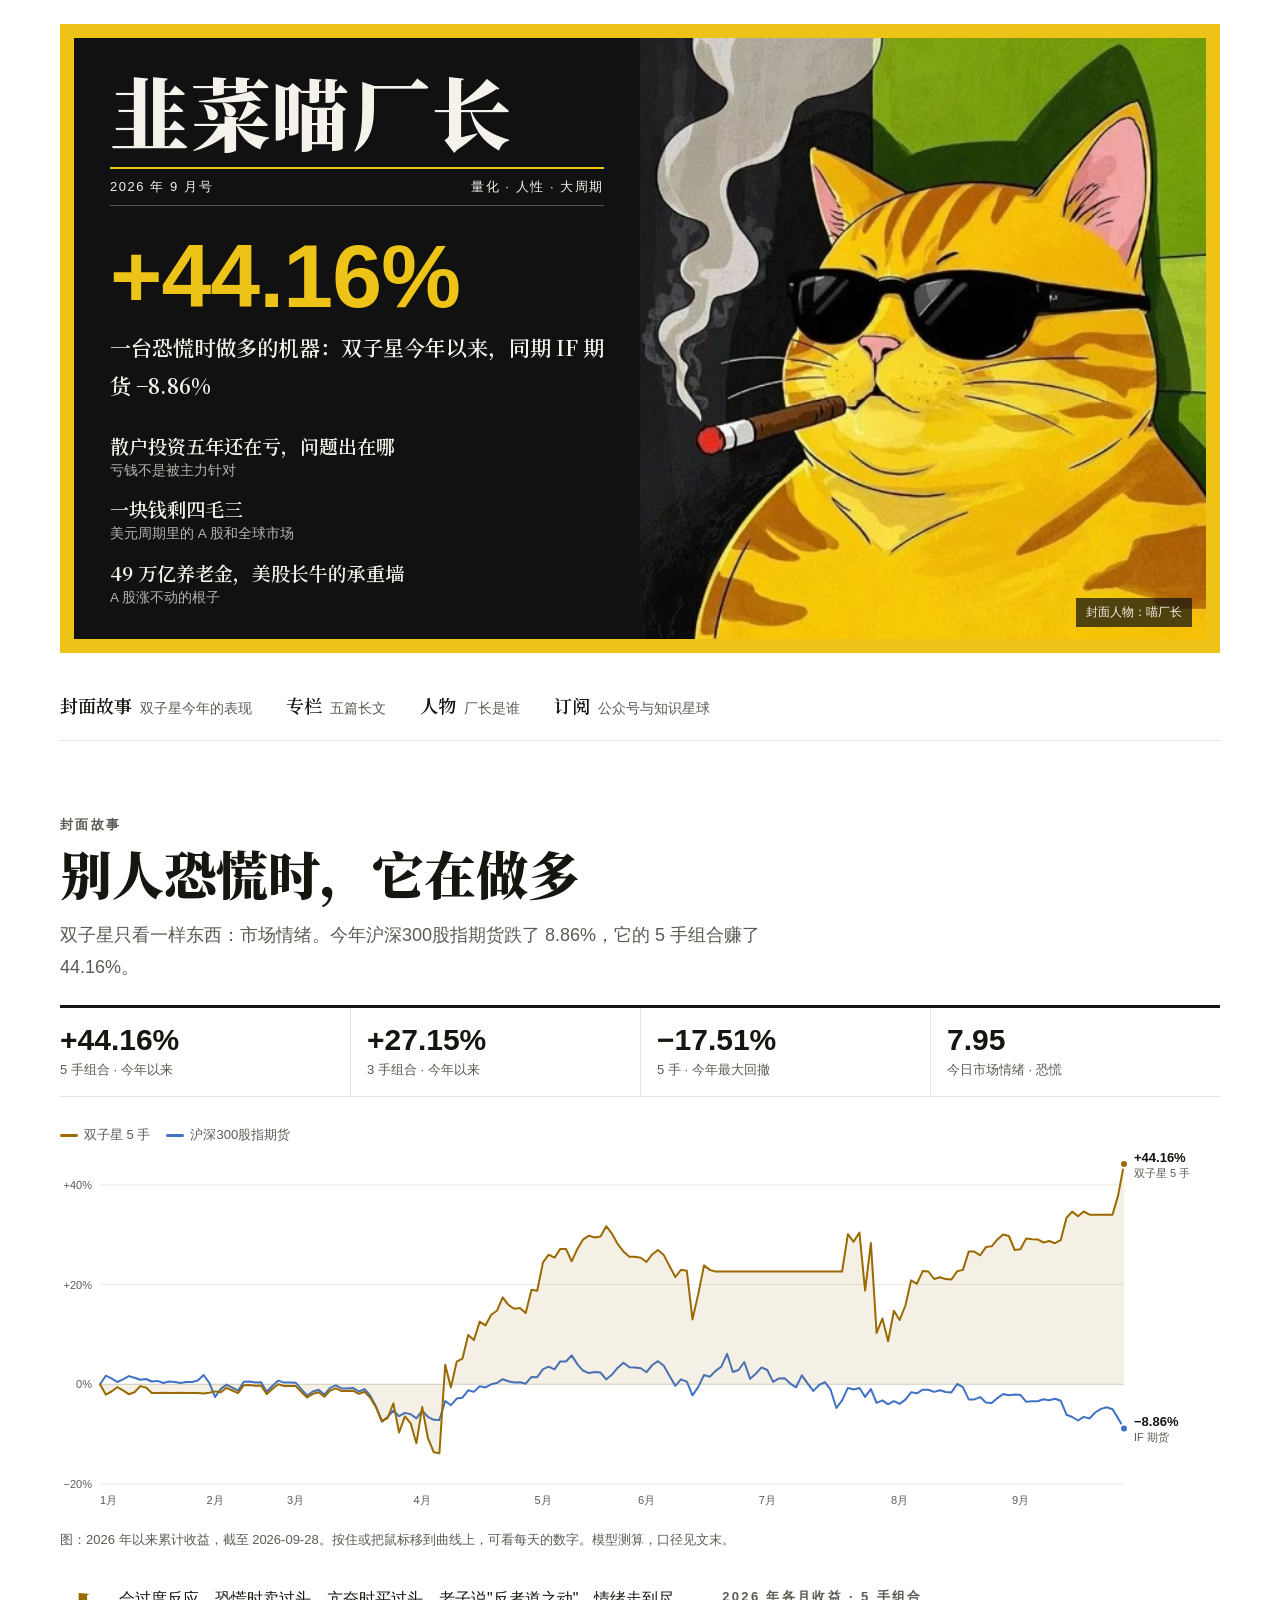
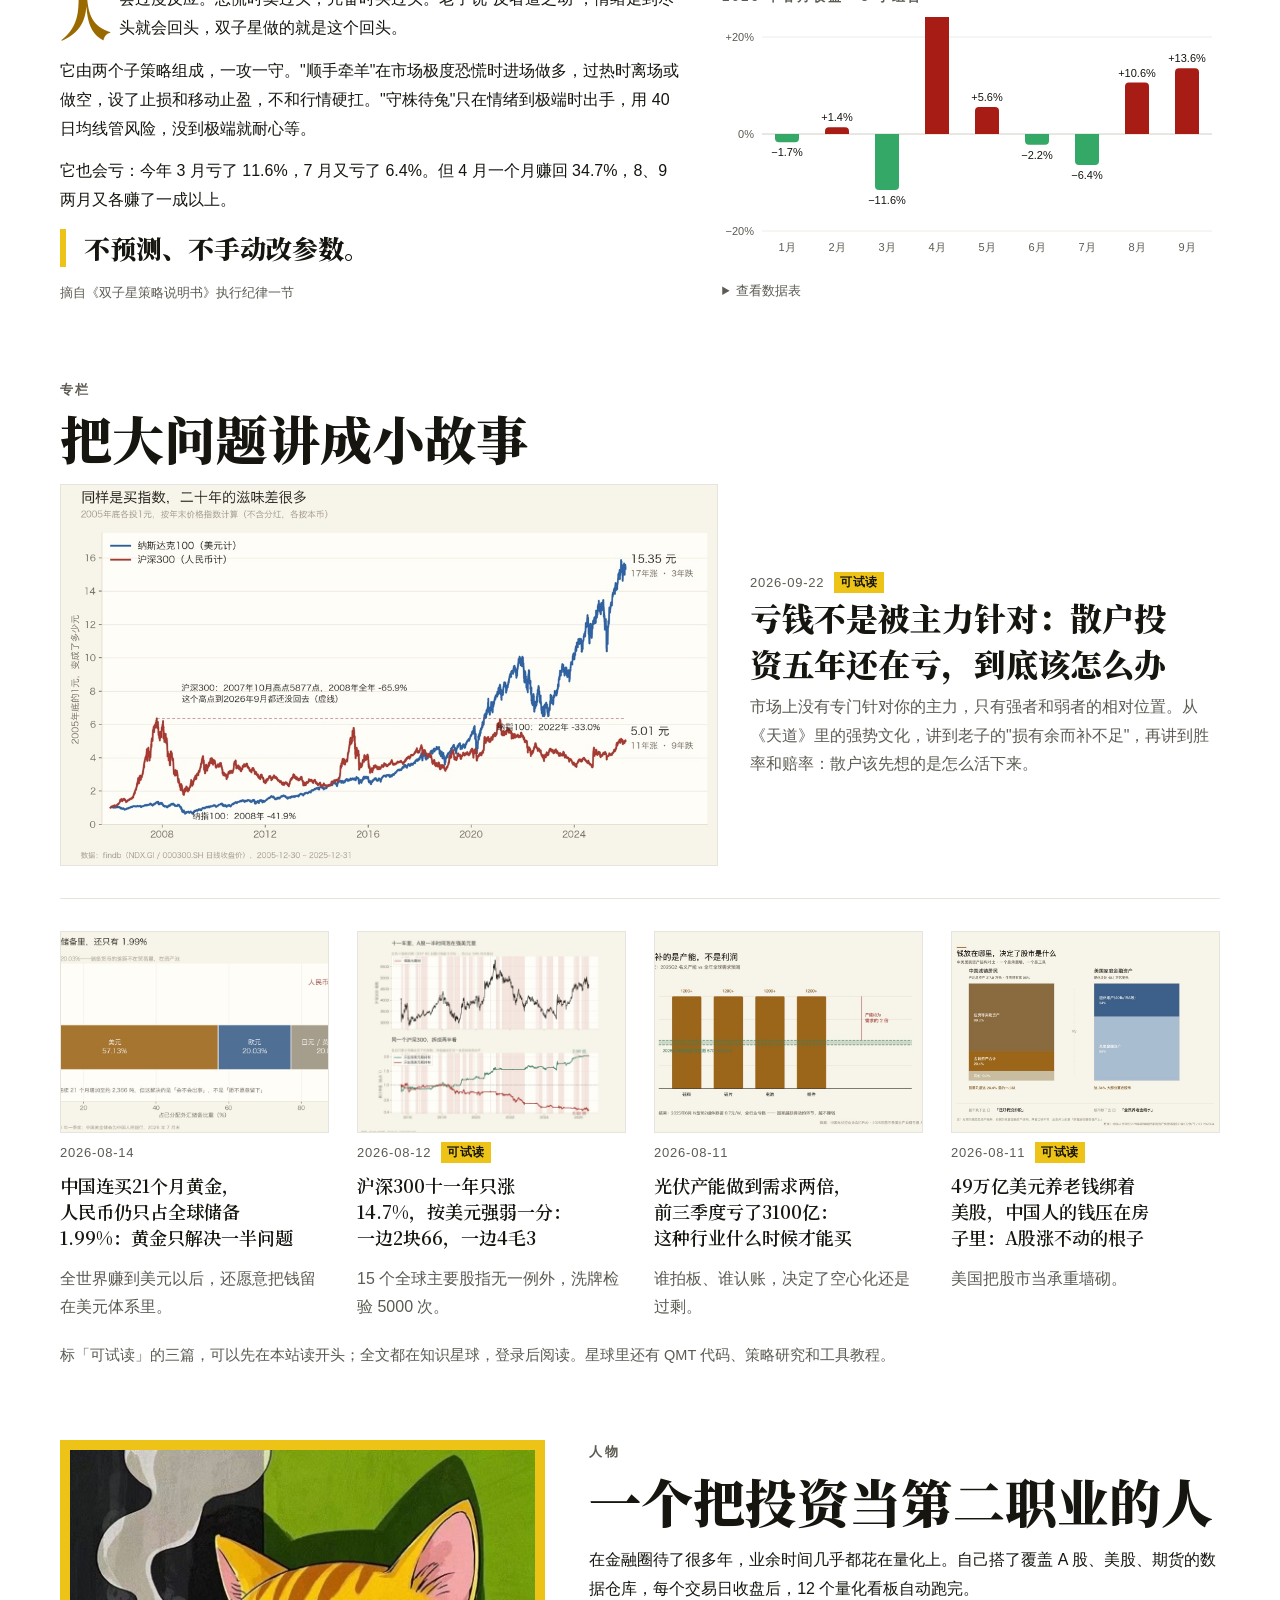
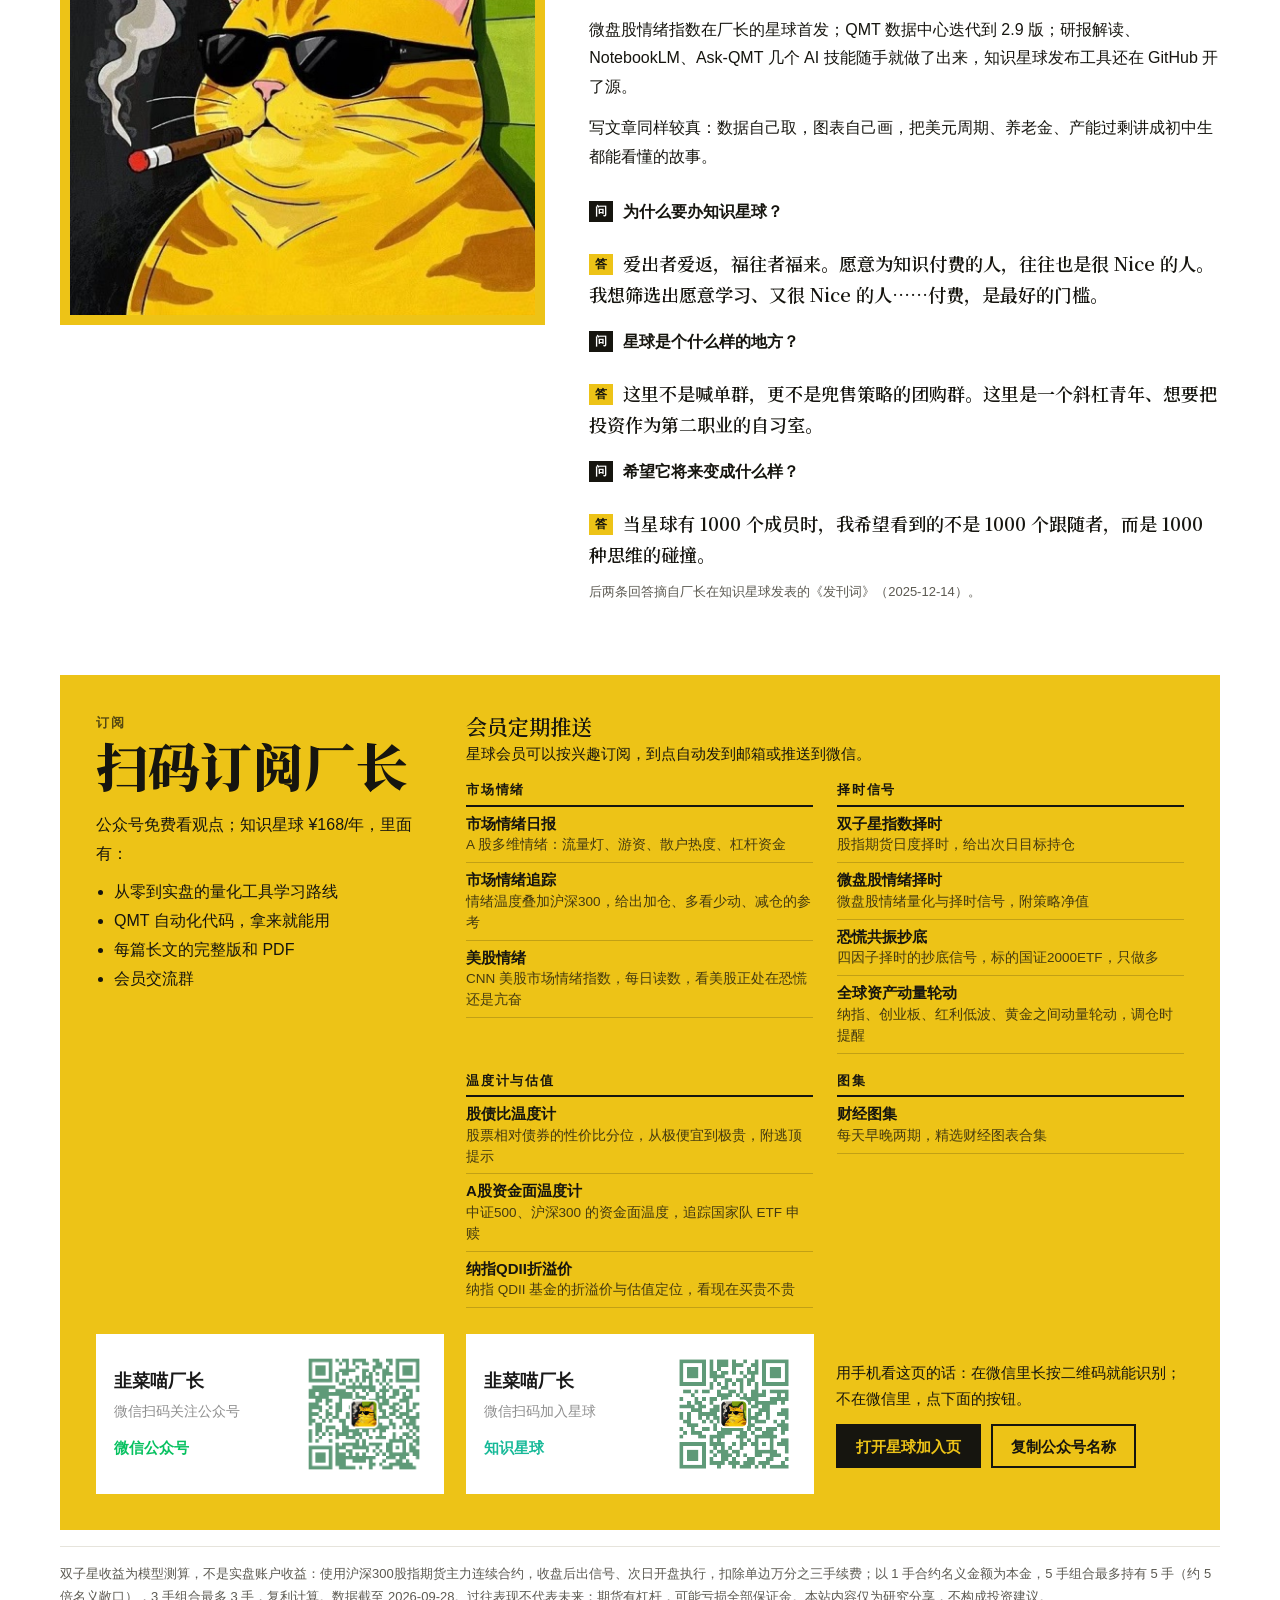
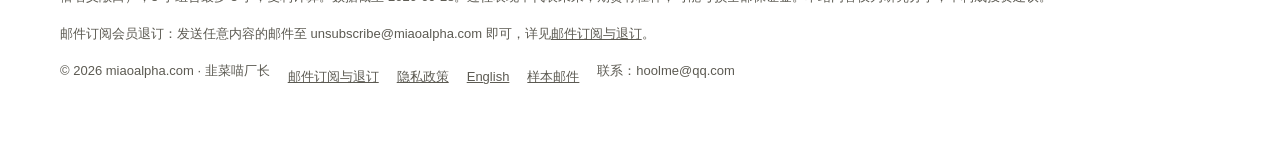
<file: index.html>
<!doctype html>
<html lang="zh-CN">
<head>
<meta charset="utf-8">
<meta name="viewport" content="width=device-width, initial-scale=1, viewport-fit=cover">
<meta http-equiv="Cache-Control" content="no-transform">
<meta name="applicable-device" content="pc,mobile">
<title>韭菜喵厂长 · 量化研究与金融科普 | MiaoAlpha</title>
<meta name="description" content="韭菜喵厂长：金融科普作者、量化研究者。双子星股指期货择时模型 2026 年以来的表现，以及美元周期、黄金、光伏、养老金与散户投资的长文。关注公众号「韭菜喵厂长」，加入同名知识星球。">
<meta name="keywords" content="韭菜喵厂长,喵厂长,双子星,市场情绪,量化投资,股指期货择时,知识星球,金融科普,美元周期,QMT">
<link rel="canonical" href="https://miaoalpha.com/">
<meta property="og:type" content="website">
<meta property="og:site_name" content="韭菜喵厂长 MiaoAlpha">
<meta property="og:title" content="韭菜喵厂长 · 量化研究与金融科普">
<meta property="og:description" content="双子星今年以来的表现、五篇深度长文、公众号与知识星球入口。">
<meta property="og:url" content="https://miaoalpha.com/">
<meta property="og:image" content="https://miaoalpha.com/assets/avatar.jpg">
<meta property="og:locale" content="zh_CN">
<meta name="twitter:card" content="summary">
<link rel="icon" type="image/png" sizes="32x32" href="assets/favicon-32.png">
<link rel="apple-touch-icon" href="assets/apple-touch-icon.png">
<link rel="stylesheet" href="assets/site.css">
<script type="application/ld+json">
{
  "@context": "https://schema.org",
  "@graph": [
    {
      "@type": "Person",
      "@id": "https://miaoalpha.com/#author",
      "name": "韭菜喵厂长",
      "alternateName": ["喵厂长", "MiaoAlpha"],
      "url": "https://miaoalpha.com/",
      "image": "https://miaoalpha.com/assets/avatar.jpg",
      "description": "金融科普作者、量化研究者，知识星球「韭菜喵厂长」主理人。作品有双子星股指期货择时模型、微盘股情绪指数、12 个量化数据看板。",
      "knowsAbout": ["量化投资", "股指期货择时", "市场情绪", "美元周期", "QMT 自动化交易", "金融科普"],
      "sameAs": ["https://t.zsxq.com/zYhmX", "https://github.com/hoolme"]
    },
    {
      "@type": "WebSite",
      "@id": "https://miaoalpha.com/#site",
      "url": "https://miaoalpha.com/",
      "name": "韭菜喵厂长 MiaoAlpha",
      "inLanguage": "zh-CN",
      "publisher": { "@id": "https://miaoalpha.com/#author" }
    },
    {
      "@type": "ItemList",
      "name": "韭菜喵厂长的长文",
      "itemListElement": [
        { "@type": "ListItem", "position": 1, "item": { "@type": "Article", "headline": "亏钱不是被主力针对：散户投资五年还在亏，到底该怎么办", "datePublished": "2026-09-22", "url": "https://miaoalpha.com/articles/retail-five-years/", "author": { "@id": "https://miaoalpha.com/#author" } } },
        { "@type": "ListItem", "position": 2, "item": { "@type": "Article", "headline": "中国连买21个月黄金，人民币仍只占全球储备1.99%：黄金只解决一半问题", "datePublished": "2026-08-14", "url": "https://articles.zsxq.com/id_475155ttqdq7.html", "author": { "@id": "https://miaoalpha.com/#author" } } },
        { "@type": "ListItem", "position": 3, "item": { "@type": "Article", "headline": "沪深300十一年只涨14.7%，按美元强弱一分：一边2块66，一边4毛3", "datePublished": "2026-08-12", "url": "https://miaoalpha.com/articles/dollar-cycle-hs300/", "author": { "@id": "https://miaoalpha.com/#author" } } },
        { "@type": "ListItem", "position": 4, "item": { "@type": "Article", "headline": "光伏产能做到需求两倍，前三季度亏了3100亿：这种行业什么时候才能买", "datePublished": "2026-08-11", "url": "https://articles.zsxq.com/id_ca6s3fimxzms.html", "author": { "@id": "https://miaoalpha.com/#author" } } },
        { "@type": "ListItem", "position": 5, "item": { "@type": "Article", "headline": "49万亿美元养老钱绑着美股，中国人的钱压在房子里：A股涨不动的根子", "datePublished": "2026-08-11", "url": "https://miaoalpha.com/articles/pension-load-bearing-wall/", "author": { "@id": "https://miaoalpha.com/#author" } } }
      ]
    }
  ]
}
</script>
<style>
.wrap { max-width: 1160px; margin: 0 auto; display: grid; gap: 72px; }
.dek { font-size: 18px; color: var(--muted); max-width: 40em; }

/* 封面 */
.cover { border: 14px solid var(--yellow); display: grid; grid-template-columns: minmax(0, 1fr) minmax(0, 1fr); background: #111; color: #f4f2ea; overflow: hidden; }
.cover .text { padding: 34px 36px 30px; display: grid; align-content: space-between; gap: 26px; }
.mast { font-family: var(--serif); font-weight: 900; font-size: clamp(40px, 6.2vw, 88px); line-height: 1; letter-spacing: .02em; margin: 0; white-space: nowrap; }
.issue { display: flex; justify-content: space-between; gap: 12px; border-top: 2px solid var(--yellow); border-bottom: 1px solid rgba(244, 242, 234, .3); padding: 6px 0; font-size: 13px; letter-spacing: .12em; margin-top: 16px; }
.lead-num { font-weight: 700; font-size: clamp(52px, 7vw, 92px); line-height: 1; color: var(--yellow); letter-spacing: -.01em; }
.lead-cap { font-family: var(--serif); font-size: 21px; font-weight: 600; margin-top: 8px; }
.lines { display: grid; gap: 12px; }
.lines a { text-decoration: none; display: block; font-family: var(--serif); font-size: 19px; font-weight: 600; line-height: 1.4; padding-block: 2px; }
.lines a small { display: block; font-family: var(--sans); font-weight: 400; font-size: 13.5px; opacity: .72; margin-top: 2px; }
.lines a:hover { color: var(--yellow); }
.cover .photo { position: relative; min-height: 460px; margin: 0; }
.cover .photo img { position: absolute; inset: 0; width: 100%; height: 100%; object-fit: cover; animation: settle 1.4s cubic-bezier(.2, .7, .2, 1) both; }
@keyframes settle { from { transform: scale(1.05); } to { transform: none; } }
.cover .photo figcaption { position: absolute; right: 14px; bottom: 12px; font-size: 12px; background: rgba(17, 17, 17, .72); padding: 4px 10px; }

.toc { display: flex; flex-wrap: wrap; gap: 6px 34px; border-bottom: 1px solid var(--rule); padding-bottom: 14px; margin-top: -40px; }
.toc a { text-decoration: none; font-family: var(--serif); font-weight: 600; font-size: 18px; padding-block: 4px; }
.toc span { color: var(--muted); font-size: 14px; margin-left: 8px; font-family: var(--sans); font-weight: 400; }

/* 封面故事 */
.strip { display: grid; grid-template-columns: repeat(4, minmax(0, 1fr)); border-top: 3px solid var(--ink); border-bottom: 1px solid var(--rule); margin: 22px 0 26px; }
.strip > div { padding: 14px 16px 14px 0; }
.strip > div + div { padding-left: 16px; border-left: 1px solid var(--rule); }
.strip .v { font-size: 30px; font-weight: 700; line-height: 1.2; }
.strip .k { font-size: 13px; color: var(--muted); }
.legend { display: flex; flex-wrap: wrap; gap: 4px 16px; font-size: 13px; color: var(--muted); margin-bottom: 4px; }
.legend i { display: inline-block; width: 18px; height: 3px; border-radius: 2px; vertical-align: middle; margin-right: 6px; }
.chartbox { position: relative; }
.mc-tip { position: absolute; z-index: 5; pointer-events: none; background: var(--ink); color: var(--bg); padding: 8px 12px; font-size: 13px; line-height: 1.55; min-width: 180px; }
.mc-tip b { display: block; font-size: 12px; opacity: .75; font-weight: 500; }
.mc-tip span { display: flex; align-items: center; gap: 6px; }
.mc-tip i { width: 8px; height: 8px; border-radius: 50%; display: inline-block; }
.mc-tip em { font-style: normal; font-weight: 700; margin-left: auto; padding-left: 12px; font-variant-numeric: tabular-nums; }
.cap { font-size: 13px; color: var(--muted); margin-top: 8px; }
.story { display: grid; grid-template-columns: minmax(0, 1.25fr) minmax(0, 1fr); gap: 40px; margin-top: 34px; align-items: start; }
.story .cols p + p { margin-top: 14px; }
.story .cols p:first-child::first-letter { font-family: var(--serif); font-weight: 900; font-size: 3.2em; float: left; line-height: .9; margin: 6px 8px 0 0; color: var(--c-strat); }
.pull { font-family: var(--serif); font-weight: 900; font-size: 26px; line-height: 1.45; border-left: 6px solid var(--yellow); padding-left: 18px; margin: 26px 0 0; }
details { margin-top: 8px; font-size: 13px; color: var(--muted); }
summary { cursor: pointer; padding-block: 4px; }
.mc-table { border-collapse: collapse; margin-top: 8px; font-variant-numeric: tabular-nums; }
.mc-table th, .mc-table td { padding: 4px 16px 4px 0; text-align: left; border-bottom: 1px solid var(--rule); }

/* 专栏 */
.feature { display: grid; grid-template-columns: minmax(0, 1.4fr) minmax(0, 1fr); gap: 32px; align-items: center; text-decoration: none; padding-bottom: 32px; border-bottom: 1px solid var(--rule); }
.feature img, .col img { width: 100%; height: auto; display: block; background: #fff; border: 1px solid var(--rule); }
.feature h3 { font-size: clamp(22px, 2.8vw, 32px); font-weight: 900; }
.feature p, .col p { color: var(--muted); }
time { font-size: 13px; color: var(--muted); letter-spacing: .06em; font-variant-numeric: tabular-nums; }
.cols4 { display: grid; grid-template-columns: repeat(4, minmax(0, 1fr)); gap: 28px; margin-top: 32px; }
.col { text-decoration: none; display: grid; gap: 8px; align-content: start; }
.col img { aspect-ratio: 4 / 3; object-fit: cover; object-position: top; }
.col h3 { font-size: 18px; }
.feature:hover h3, .col:hover h3 { text-decoration: underline; text-decoration-color: var(--yellow); text-decoration-thickness: 3px; text-underline-offset: 4px; }
.more-note { margin-top: 20px; color: var(--muted); font-size: 14.5px; }
.meta { display: flex; align-items: center; gap: 10px; }
.try { font-size: 12px; font-weight: 700; line-height: 1.7; padding: 0 6px; background: var(--yellow); color: var(--on-yellow); letter-spacing: .04em; }

/* 人物 */
.people { display: grid; grid-template-columns: minmax(0, 1fr) minmax(0, 1.3fr); gap: 44px; align-items: start; }
.portrait img { width: 100%; height: auto; display: block; border: 10px solid var(--yellow); }
.bio p + p { margin-top: 12px; }
.qa { margin: 26px 0 0; display: grid; gap: 18px; }
.qa dt { font-weight: 700; }
.qa dt::before { content: "问"; display: inline-block; background: var(--ink); color: var(--bg); font-size: 12px; padding: 0 6px; margin-right: 10px; vertical-align: 2px; }
.qa dd { margin: 4px 0 0; font-family: var(--serif); font-weight: 600; font-size: 18px; line-height: 1.7; text-wrap: pretty; }
.qa dd::before { content: "答"; display: inline-block; background: var(--yellow); color: var(--on-yellow); font-family: var(--sans); font-size: 12px; padding: 0 6px; margin-right: 10px; vertical-align: 3px; }
.src { font-size: 13px; color: var(--muted); margin-top: 10px; }

/* 订阅 */
.sub { background: var(--yellow); color: var(--on-yellow); padding: 36px; display: grid; grid-template-columns: repeat(3, minmax(0, 1fr)); gap: 26px 22px; align-items: start; }
.sub h2 { margin-top: 0; }
.sub ul { margin: 10px 0 0; padding-left: 18px; }
.sub .kicker { color: rgba(22, 21, 15, .7); }
.feeds { grid-column: 2 / -1; }
.feeds h3 { margin: 0; }
.feeds > p { font-size: 14.5px; margin-bottom: 12px; }
.feed-groups { display: grid; grid-template-columns: repeat(2, minmax(0, 1fr)); gap: 16px 24px; }
.fg { font-size: 12.5px; font-weight: 700; letter-spacing: .14em; border-bottom: 2px solid var(--on-yellow); padding-bottom: 3px; }
.sub .feeds ul { margin: 0; padding: 0; list-style: none; }
.feeds li { padding: 6px 0; border-bottom: 1px solid rgba(22, 21, 15, .2); }
.feeds li b { display: block; font-size: 15px; line-height: 1.5; }
.feeds li span { display: block; font-size: 13.5px; line-height: 1.55; color: rgba(22, 21, 15, .78); }
.sub .qr-card, .howto { align-self: center; }
.qr-card { scroll-margin-top: 16px; }
.howto { display: grid; gap: 12px; }
.howto p { font-size: 14.5px; }
.howto .acts { display: flex; flex-wrap: wrap; gap: 10px; }
.howto a, .howto button { display: inline-flex; align-items: center; justify-content: center; min-height: 44px; padding: 0 18px; font: inherit; font-size: 15px; font-weight: 700; text-decoration: none; cursor: pointer; border: 2px solid var(--on-yellow); color: var(--on-yellow); background: transparent; }
.howto a.primary { background: var(--on-yellow); color: var(--yellow); }
.howto .copied { font-size: 13.5px; align-self: center; }

.home-footer { margin-top: -56px; display: grid; gap: 14px; }

@media (max-width: 960px) {
  .cover { grid-template-columns: minmax(0, 1fr); }
  .cover .photo { min-height: 360px; order: -1; }
  .story, .people, .feature { grid-template-columns: minmax(0, 1fr); }
  .cols4 { grid-template-columns: repeat(2, minmax(0, 1fr)); }
  .sub { grid-template-columns: minmax(0, 1fr) minmax(0, 1fr); }
  .sub-head, .feeds, .howto { grid-column: 1 / -1; }
  .strip { grid-template-columns: repeat(2, minmax(0, 1fr)); }
  .strip > div:nth-child(3) { padding-left: 0; border-left: 0; }
  .strip > div:nth-child(n+3) { border-top: 1px solid var(--rule); }
}
@media (max-width: 600px) {
  body { padding-block-start: 12px; }
  .wrap { gap: 56px; }
  .cover { border-width: 8px; }
  .cover .photo { min-height: 0; height: 210px; }
  .cover .photo img { object-position: center 30%; }
  .cover .text { padding: 18px 18px 22px; gap: 18px; }
  .issue { margin-top: 10px; font-size: 12px; letter-spacing: .06em; }
  .lead-cap { font-size: 17px; }
  .lines { gap: 8px; }
  .lines a { font-size: 16px; }
  .lines a small { display: none; }
  .toc { margin-top: -32px; gap: 2px 20px; }
  .toc a { font-size: 16px; }
  .toc span { display: none; }
  .dek { font-size: 16px; }
  .strip .v { font-size: 24px; }
  .story { gap: 28px; margin-top: 24px; }
  .pull { font-size: 21px; }
  .feature { gap: 14px; padding-bottom: 22px; }
  .cols4 { grid-template-columns: minmax(0, 1fr); gap: 18px; margin-top: 22px; }
  .col { grid-template-columns: 108px minmax(0, 1fr); column-gap: 14px; row-gap: 2px; }
  .col img { grid-row: 1 / span 3; aspect-ratio: 1; }
  .col > :not(img) { grid-column: 2; }
  .col h3 { font-size: 16px; }
  .col p { display: none; }
  .portrait { display: none; }
  .qa dd { font-size: 16.5px; }
  .sub { grid-template-columns: minmax(0, 1fr); padding: 24px 18px; margin-inline: -16px; }
  .sub-head, .feeds, .howto { grid-column: auto; }
  .feed-groups { grid-template-columns: minmax(0, 1fr); gap: 14px; }
  .home-footer { margin-top: -40px; }
}
@media (prefers-reduced-motion: reduce) { .cover .photo img { animation: none; } }
</style>
</head>
<body class="has-dock">
<div class="wrap">
  <header class="cover" aria-label="封面">
    <div class="text">
      <div>
        <h1 class="mast">韭菜喵厂长</h1>
        <div class="issue"><span>2026 年 9 月号</span><span>量化 · 人性 · 大周期</span></div>
      </div>
      <div>
        <div class="lead-num">+44.16%</div>
        <p class="lead-cap">一台恐慌时做多的机器：双子星今年以来，同期 IF 期货 −8.86%</p>
      </div>
      <nav class="lines" aria-label="本期要目">
        <a href="articles/retail-five-years/">散户投资五年还在亏，问题出在哪<small>亏钱不是被主力针对</small></a>
        <a href="articles/dollar-cycle-hs300/">一块钱剩四毛三<small>美元周期里的 A 股和全球市场</small></a>
        <a href="articles/pension-load-bearing-wall/">49 万亿养老金，美股长牛的承重墙<small>A 股涨不动的根子</small></a>
      </nav>
    </div>
    <figure class="photo">
      <img src="assets/avatar.jpg" width="480" height="480" fetchpriority="high" alt="封面人物：戴墨镜叼雪茄的橘猫，韭菜喵厂长的形象">
      <figcaption>封面人物：喵厂长</figcaption>
    </figure>
  </header>

  <nav class="toc" aria-label="本期内容">
    <a href="#story">封面故事<span>双子星今年的表现</span></a>
    <a href="#columns">专栏<span>五篇长文</span></a>
    <a href="#people">人物<span>厂长是谁</span></a>
    <a href="#subscribe">订阅<span>公众号与知识星球</span></a>
  </nav>

  <section id="story" aria-label="封面故事">
    <p class="kicker">封面故事</p>
    <h2>别人恐慌时，它在做多</h2>
    <p class="dek">双子星只看一样东西：市场情绪。今年沪深300股指期货跌了 8.86%，它的 5 手组合赚了 44.16%。</p>
    <div class="strip">
      <div><div class="v">+44.16%</div><div class="k">5 手组合 · 今年以来</div></div>
      <div><div class="v">+27.15%</div><div class="k">3 手组合 · 今年以来</div></div>
      <div><div class="v">−17.51%</div><div class="k">5 手 · 今年最大回撤</div></div>
      <div><div class="v" id="fgi-v">7.95</div><div class="k" id="fgi-k">今日市场情绪 · 恐慌</div></div>
    </div>
    <div class="legend"><span><i style="background:var(--c-strat)"></i>双子星 5 手</span><span><i style="background:var(--c-bench)"></i>沪深300股指期货</span></div>
    <div class="chartbox" id="line"><div class="mc-plot"></div></div>
    <p class="cap">图：2026 年以来累计收益，截至 <span class="asof">2026-09-28</span>。按住或把鼠标移到曲线上，可看每天的数字。模型测算，口径见文末。</p>

    <div class="story">
      <div class="cols">
        <p>人会过度反应。恐慌时卖过头，亢奋时买过头。老子说"反者道之动"，情绪走到尽头就会回头，双子星做的就是这个回头。</p>
        <p>它由两个子策略组成，一攻一守。"顺手牵羊"在市场极度恐慌时进场做多，过热时离场或做空，设了止损和移动止盈，不和行情硬扛。"守株待兔"只在情绪到极端时出手，用 40 日均线管风险，没到极端就耐心等。</p>
        <p>它也会亏：今年 3 月亏了 11.6%，7 月又亏了 6.4%。但 4 月一个月赚回 34.7%，8、9 两月又各赚了一成以上。</p>
        <p class="pull">不预测、不手动改参数。</p>
        <p class="cap">摘自《双子星策略说明书》执行纪律一节</p>
      </div>
      <div>
        <p class="kicker">2026 年各月收益 · 5 手组合</p>
        <div class="chartbox" id="bars" style="margin-top:8px"><div class="mc-plot"></div></div>
        <details><summary>查看数据表</summary><div id="tbl"></div></details>
      </div>
    </div>
  </section>

  <section id="columns" aria-label="专栏">
    <p class="kicker">专栏</p>
    <h2>把大问题讲成小故事</h2>
    <a class="feature" href="articles/retail-five-years/">
      <img src="assets/art1.jpg" width="1100" height="638" loading="lazy" decoding="async" alt="配图：两个指数二十年的走势对比">
      <div><span class="meta"><time datetime="2026-09-22">2026-09-22</time><b class="try">可试读</b></span>
        <h3>亏钱不是被主力针对：散户投资五年还在亏，到底该怎么办</h3>
        <p>市场上没有专门针对你的主力，只有强者和弱者的相对位置。从《天道》里的强势文化，讲到老子的"损有余而补不足"，再讲到胜率和赔率：散户该先想的是怎么活下来。</p></div>
    </a>
    <div class="cols4">
      <a class="col" href="https://articles.zsxq.com/id_475155ttqdq7.html" target="_blank" rel="noopener"><img src="assets/art2.jpg" width="1100" height="573" loading="lazy" decoding="async" alt="配图：全球外汇储备币种构成"><time datetime="2026-08-14">2026-08-14</time><h3>中国连买21个月黄金，人民币仍只占全球储备1.99%：黄金只解决一半问题</h3><p>全世界赚到美元以后，还愿意把钱留在美元体系里。</p></a>
      <a class="col" href="articles/dollar-cycle-hs300/"><img src="assets/art3.jpg" width="1100" height="840" loading="lazy" decoding="async" alt="配图：美元周期与沪深300"><span class="meta"><time datetime="2026-08-12">2026-08-12</time><b class="try">可试读</b></span><h3>沪深300十一年只涨14.7%，按美元强弱一分：一边2块66，一边4毛3</h3><p>15 个全球主要股指无一例外，洗牌检验 5000 次。</p></a>
      <a class="col" href="https://articles.zsxq.com/id_ca6s3fimxzms.html" target="_blank" rel="noopener"><img src="assets/art4.jpg" width="1100" height="660" loading="lazy" decoding="async" alt="配图：光伏产能与需求对比"><time datetime="2026-08-11">2026-08-11</time><h3>光伏产能做到需求两倍，前三季度亏了3100亿：这种行业什么时候才能买</h3><p>谁拍板、谁认账，决定了空心化还是过剩。</p></a>
      <a class="col" href="articles/pension-load-bearing-wall/"><img src="assets/art5.jpg" width="1100" height="770" loading="lazy" decoding="async" alt="配图：中美居民资产结构对比"><span class="meta"><time datetime="2026-08-11">2026-08-11</time><b class="try">可试读</b></span><h3>49万亿美元养老钱绑着美股，中国人的钱压在房子里：A股涨不动的根子</h3><p>美国把股市当承重墙砌。</p></a>
    </div>
    <p class="more-note">标「可试读」的三篇，可以先在本站读开头；全文都在知识星球，登录后阅读。星球里还有 QMT 代码、策略研究和工具教程。</p>
  </section>

  <section id="people" class="people" aria-label="人物">
    <div class="portrait"><img src="assets/avatar.jpg" width="480" height="480" loading="lazy" decoding="async" alt="韭菜喵厂长的形象"></div>
    <div>
      <p class="kicker">人物</p>
      <h2>一个把投资当第二职业的人</h2>
      <div class="bio">
        <p>在金融圈待了很多年，业余时间几乎都花在量化上。自己搭了覆盖 A 股、美股、期货的数据仓库，每个交易日收盘后，12 个量化看板自动跑完。</p>
        <p>微盘股情绪指数在厂长的星球首发；QMT 数据中心迭代到 2.9 版；研报解读、NotebookLM、Ask-QMT 几个 AI 技能随手就做了出来，知识星球发布工具还在 GitHub 开了源。</p>
        <p>写文章同样较真：数据自己取，图表自己画，把美元周期、养老金、产能过剩讲成初中生都能看懂的故事。</p>
      </div>
      <dl class="qa">
        <dt>为什么要办知识星球？</dt>
        <dd>爱出者爱返，福往者福来。愿意为知识付费的人，往往也是很 Nice 的人。我想筛选出愿意学习、又很 Nice 的人……付费，是最好的门槛。</dd>
        <dt>星球是个什么样的地方？</dt>
        <dd>这里不是喊单群，更不是兜售策略的团购群。这里是一个斜杠青年、想要把投资作为第二职业的自习室。</dd>
        <dt>希望它将来变成什么样？</dt>
        <dd>当星球有 1000 个成员时，我希望看到的不是 1000 个跟随者，而是 1000 种思维的碰撞。</dd>
      </dl>
      <p class="src">后两条回答摘自厂长在知识星球发表的《发刊词》（2025-12-14）。</p>
    </div>
  </section>

  <section id="subscribe" class="sub" aria-label="订阅">
    <div class="sub-head">
      <p class="kicker">订阅</p>
      <h2>扫码订阅厂长</h2>
      <p>公众号免费看观点；知识星球 ¥168/年，里面有：</p>
      <ul>
        <li>从零到实盘的量化工具学习路线</li>
        <li>QMT 自动化代码，拿来就能用</li>
        <li>每篇长文的完整版和 PDF</li>
        <li>会员交流群</li>
      </ul>
    </div>
    <div class="feeds">
      <h3>会员定期推送</h3>
      <p>星球会员可以按兴趣订阅，到点自动发到邮箱或推送到微信。</p>
      <div class="feed-groups">
        <div><p class="fg">市场情绪</p><ul>
          <li><b>市场情绪日报</b><span>A 股多维情绪：流量灯、游资、散户热度、杠杆资金</span></li>
          <li><b>市场情绪追踪</b><span>情绪温度叠加沪深300，给出加仓、多看少动、减仓的参考</span></li>
          <li><b>美股情绪</b><span>CNN 美股市场情绪指数，每日读数，看美股正处在恐慌还是亢奋</span></li>
        </ul></div>
        <div><p class="fg">择时信号</p><ul>
          <li><b>双子星指数择时</b><span>股指期货日度择时，给出次日目标持仓</span></li>
          <li><b>微盘股情绪择时</b><span>微盘股情绪量化与择时信号，附策略净值</span></li>
          <li><b>恐慌共振抄底</b><span>四因子择时的抄底信号，标的国证2000ETF，只做多</span></li>
          <li><b>全球资产动量轮动</b><span>纳指、创业板、红利低波、黄金之间动量轮动，调仓时提醒</span></li>
        </ul></div>
        <div><p class="fg">温度计与估值</p><ul>
          <li><b>股债比温度计</b><span>股票相对债券的性价比分位，从极便宜到极贵，附逃顶提示</span></li>
          <li><b>A股资金面温度计</b><span>中证500、沪深300 的资金面温度，追踪国家队 ETF 申赎</span></li>
          <li><b>纳指QDII折溢价</b><span>纳指 QDII 基金的折溢价与估值定位，看现在买贵不贵</span></li>
        </ul></div>
        <div><p class="fg">图集</p><ul>
          <li><b>财经图集</b><span>每天早晚两期，精选财经图表合集</span></li>
        </ul></div>
      </div>
    </div>
    <div class="qr-card" id="follow"><div><strong>韭菜喵厂长</strong><span>微信扫码关注公众号</span><em class="wx">微信公众号</em></div><img src="assets/qr-wechat.png" width="518" height="518" loading="lazy" alt="公众号「韭菜喵厂长」二维码"></div>
    <div class="qr-card"><div><strong>韭菜喵厂长</strong><span>微信扫码加入星球</span><em class="zx">知识星球</em></div><img src="assets/qr-zsxq.png" width="462" height="462" loading="lazy" alt="知识星球「韭菜喵厂长」二维码"></div>
    <div class="howto">
      <p>用手机看这页的话：在微信里长按二维码就能识别；不在微信里，点下面的按钮。</p>
      <div class="acts">
        <a class="primary" href="https://t.zsxq.com/zYhmX" target="_blank" rel="noopener">打开星球加入页</a>
        <button type="button" id="copy-name">复制公众号名称</button>
        <span class="copied" id="copy-tip" role="status"></span>
      </div>
    </div>
  </section>

  <div class="home-footer">
    <p class="note">双子星收益为模型测算，不是实盘账户收益：使用沪深300股指期货主力连续合约，收盘后出信号、次日开盘执行，扣除单边万分之三手续费；以 1 手合约名义金额为本金，5 手组合最多持有 5 手（约 5 倍名义敞口），3 手组合最多 3 手，复利计算。数据截至 <span class="asof">2026-09-28</span>。过往表现不代表未来；期货有杠杆，可能亏损全部保证金。本站内容仅为研究分享，不构成投资建议。</p>
    <p class="note" style="border:0;padding:0">邮件订阅会员退订：发送任意内容的邮件至 unsubscribe@miaoalpha.com 即可，详见<a href="subscribe/">邮件订阅与退订</a>。</p>
    <footer class="site-footer">
      <span>© 2026 miaoalpha.com · 韭菜喵厂长</span>
      <a href="subscribe/">邮件订阅与退订</a><a href="privacy/">隐私政策</a><a href="en/">English</a><a href="sample-email.html">样本邮件</a>
      <span>联系：hoolme@qq.com</span>
    </footer>
  </div>
</div>

<nav class="dock" aria-label="快速入口">
  <a class="a1" href="#follow">关注公众号</a>
  <a class="a2" href="https://t.zsxq.com/zYhmX" target="_blank" rel="noopener">加入知识星球</a>
</nav>

<script charset="utf-8" src="assets/gemini-data.js"></script>
<script charset="utf-8" src="assets/chart.js"></script>
<script>
  MiaoChart.line(document.getElementById('line'), { height: 360 });
  MiaoChart.bars(document.getElementById('bars'), { height: 240 });
  MiaoChart.table(document.getElementById('tbl'));
  (function () {
    var G = window.GEMINI, f = G.fgi[G.fgi.length - 1];
    document.getElementById('fgi-v').textContent = f.toFixed(2);
    document.getElementById('fgi-k').textContent = '今日市场情绪 · ' + MiaoChart.fgiLabel(f);
    var btn = document.getElementById('copy-name'), tip = document.getElementById('copy-tip');
    btn.addEventListener('click', function () {
      var done = function () { tip.textContent = '已复制「韭菜喵厂长」，到微信里搜索公众号粘贴即可'; };
      var fail = function () { tip.textContent = '在微信里搜索公众号「韭菜喵厂长」即可'; };
      try {
        if (navigator.clipboard && navigator.clipboard.writeText) navigator.clipboard.writeText('韭菜喵厂长').then(done, fail);
        else fail();
      } catch (e) { fail(); }
    });
  })();
</script>
</body>
</html>
</file>
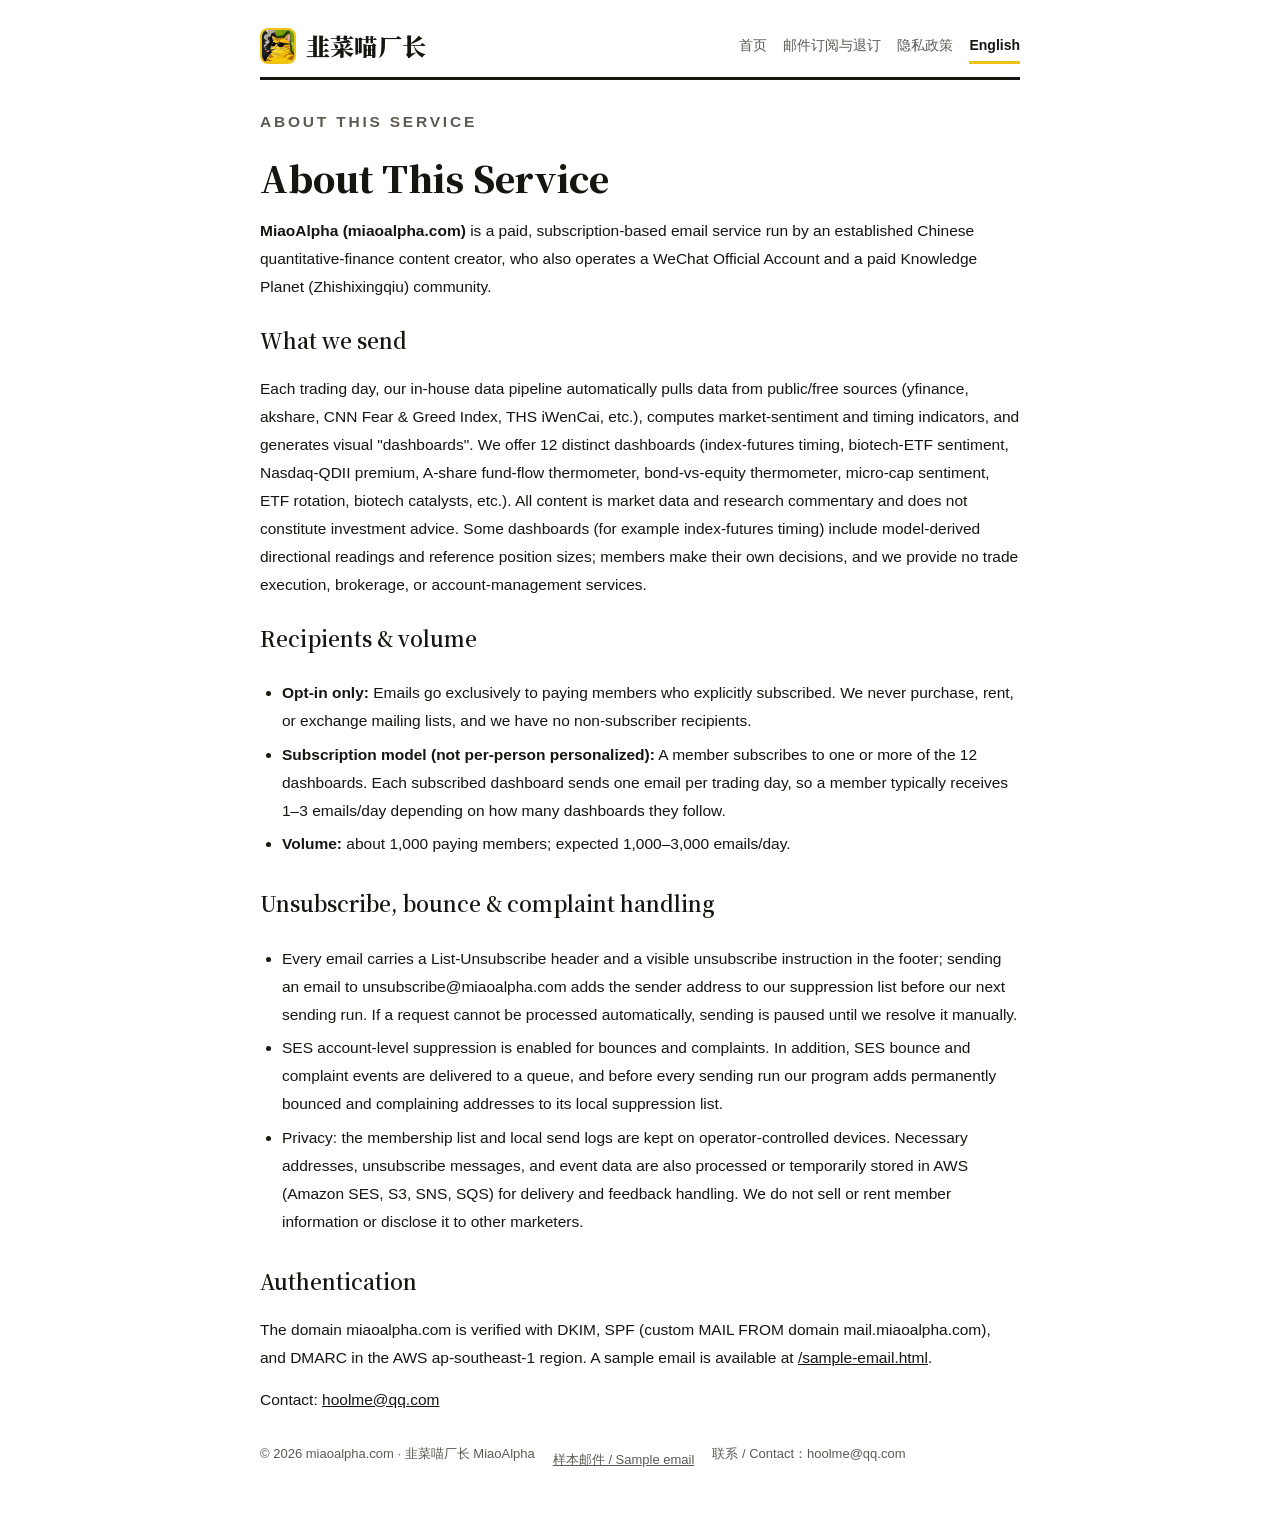
<file: en/index.html>
<!doctype html>
<html lang="en">
<head>
<meta charset="utf-8">
<meta name="viewport" content="width=device-width, initial-scale=1, viewport-fit=cover">
<meta http-equiv="Cache-Control" content="no-transform">
<meta name="applicable-device" content="pc,mobile">
<title>About MiaoAlpha · Subscription email service</title>
<meta name="description" content="MiaoAlpha (miaoalpha.com): a paid, opt-in subscription email service delivering quantitative market-sentiment dashboards.">
<link rel="canonical" href="https://miaoalpha.com/en/">
<link rel="icon" type="image/png" sizes="32x32" href="../assets/favicon-32.png">
<link rel="apple-touch-icon" href="../assets/apple-touch-icon.png">
<link rel="stylesheet" href="../assets/site.css">
</head>
<body>
<div class="page">
  <header class="topbar">
    <a class="brand" href="../"><img src="../assets/avatar.jpg" width="36" height="36" alt="">韭菜喵厂长</a>
    <nav aria-label="站内导航">
      <a href="../">首页</a>
      <a href="../subscribe/">邮件订阅与退订</a>
      <a href="../privacy/">隐私政策</a>
      <a href="../en/" aria-current="page">English</a>
    </nav>
  </header>
  <main class="prose en" lang="en">
    <p class="kicker">ABOUT THIS SERVICE</p>
    <h2>About This Service</h2>
    <p><strong>MiaoAlpha (miaoalpha.com)</strong> is a paid, subscription-based email service run by an established Chinese quantitative-finance content creator, who also operates a WeChat Official Account and a paid Knowledge Planet (Zhishixingqiu) community.</p>
    <h3>What we send</h3>
    <p>Each trading day, our in-house data pipeline automatically pulls data from public/free sources (yfinance, akshare, CNN Fear &amp; Greed Index, THS iWenCai, etc.), computes market-sentiment and timing indicators, and generates visual "dashboards". We offer 12 distinct dashboards (index-futures timing, biotech-ETF sentiment, Nasdaq-QDII premium, A-share fund-flow thermometer, bond-vs-equity thermometer, micro-cap sentiment, ETF rotation, biotech catalysts, etc.). All content is market data and research commentary and does not constitute investment advice. Some dashboards (for example index-futures timing) include model-derived directional readings and reference position sizes; members make their own decisions, and we provide no trade execution, brokerage, or account-management services.</p>
    <h3>Recipients &amp; volume</h3>
    <ul>
      <li><strong>Opt-in only:</strong> Emails go exclusively to paying members who explicitly subscribed. We never purchase, rent, or exchange mailing lists, and we have no non-subscriber recipients.</li>
      <li><strong>Subscription model (not per-person personalized):</strong> A member subscribes to one or more of the 12 dashboards. Each subscribed dashboard sends one email per trading day, so a member typically receives 1–3 emails/day depending on how many dashboards they follow.</li>
      <li><strong>Volume:</strong> about 1,000 paying members; expected 1,000–3,000 emails/day.</li>
    </ul>
    <h3>Unsubscribe, bounce &amp; complaint handling</h3>
    <ul>
      <li>Every email carries a List-Unsubscribe header and a visible unsubscribe instruction in the footer; sending an email to unsubscribe@miaoalpha.com adds the sender address to our suppression list before our next sending run. If a request cannot be processed automatically, sending is paused until we resolve it manually.</li>
      <li>SES account-level suppression is enabled for bounces and complaints. In addition, SES bounce and complaint events are delivered to a queue, and before every sending run our program adds permanently bounced and complaining addresses to its local suppression list.</li>
      <li>Privacy: the membership list and local send logs are kept on operator-controlled devices. Necessary addresses, unsubscribe messages, and event data are also processed or temporarily stored in AWS (Amazon SES, S3, SNS, SQS) for delivery and feedback handling. We do not sell or rent member information or disclose it to other marketers.</li>
    </ul>
    <h3>Authentication</h3>
    <p>The domain miaoalpha.com is verified with DKIM, SPF (custom MAIL FROM domain mail.miaoalpha.com), and DMARC in the AWS ap-southeast-1 region. A sample email is available at <a href="../sample-email.html">/sample-email.html</a>.</p>
    <p>Contact: <a href="mailto:hoolme@qq.com">hoolme@qq.com</a></p>
  </main>
  <footer class="site-footer">
    <span>© 2026 miaoalpha.com · 韭菜喵厂长 MiaoAlpha</span>
    <a href="../sample-email.html">样本邮件 / Sample email</a>
    <span>联系 / Contact：hoolme@qq.com</span>
  </footer>
</div>
</body>
</html>
</file>
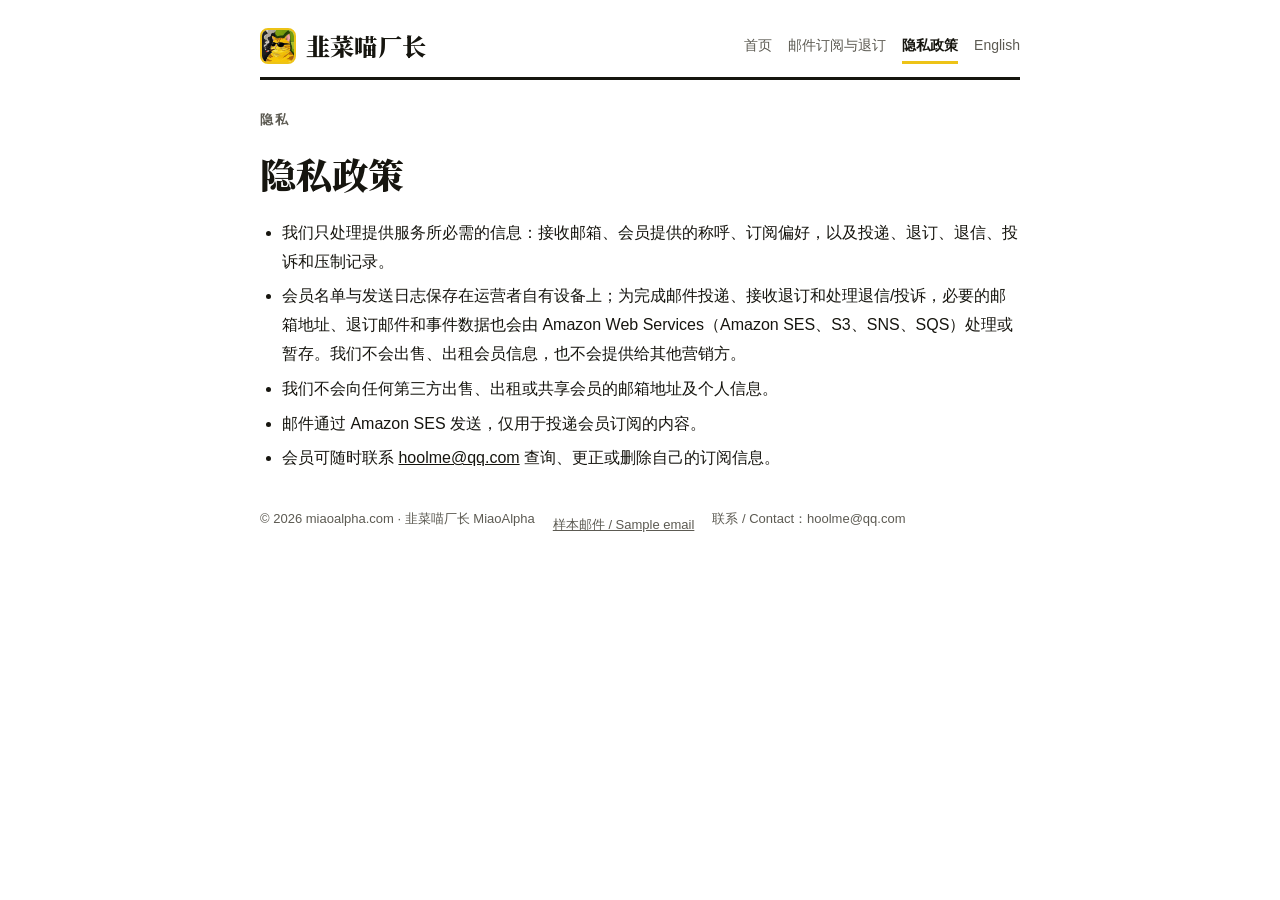
<file: privacy/index.html>
<!doctype html>
<html lang="zh-CN">
<head>
<meta charset="utf-8">
<meta name="viewport" content="width=device-width, initial-scale=1, viewport-fit=cover">
<meta http-equiv="Cache-Control" content="no-transform">
<meta name="applicable-device" content="pc,mobile">
<title>隐私政策 · 韭菜喵厂长</title>
<meta name="description" content="韭菜喵厂长 MiaoAlpha 邮件订阅服务的隐私政策。">
<link rel="canonical" href="https://miaoalpha.com/privacy/">
<link rel="icon" type="image/png" sizes="32x32" href="../assets/favicon-32.png">
<link rel="apple-touch-icon" href="../assets/apple-touch-icon.png">
<link rel="stylesheet" href="../assets/site.css">
</head>
<body>
<div class="page">
  <header class="topbar">
    <a class="brand" href="../"><img src="../assets/avatar.jpg" width="36" height="36" alt="">韭菜喵厂长</a>
    <nav aria-label="站内导航">
      <a href="../">首页</a>
      <a href="../subscribe/">邮件订阅与退订</a>
      <a href="../privacy/" aria-current="page">隐私政策</a>
      <a href="../en/">English</a>
    </nav>
  </header>
  <main class="prose">
    <p class="kicker">隐私</p>
    <h2>隐私政策</h2>
    <ul>
      <li>我们只处理提供服务所必需的信息：接收邮箱、会员提供的称呼、订阅偏好，以及投递、退订、退信、投诉和压制记录。</li>
      <li>会员名单与发送日志保存在运营者自有设备上；为完成邮件投递、接收退订和处理退信/投诉，必要的邮箱地址、退订邮件和事件数据也会由 Amazon Web Services（Amazon SES、S3、SNS、SQS）处理或暂存。我们不会出售、出租会员信息，也不会提供给其他营销方。</li>
      <li>我们不会向任何第三方出售、出租或共享会员的邮箱地址及个人信息。</li>
      <li>邮件通过 Amazon SES 发送，仅用于投递会员订阅的内容。</li>
      <li>会员可随时联系 <a href="mailto:hoolme@qq.com">hoolme@qq.com</a> 查询、更正或删除自己的订阅信息。</li>
    </ul>
  </main>
  <footer class="site-footer">
    <span>© 2026 miaoalpha.com · 韭菜喵厂长 MiaoAlpha</span>
    <a href="../sample-email.html">样本邮件 / Sample email</a>
    <span>联系 / Contact：hoolme@qq.com</span>
  </footer>
</div>
</body>
</html>
</file>
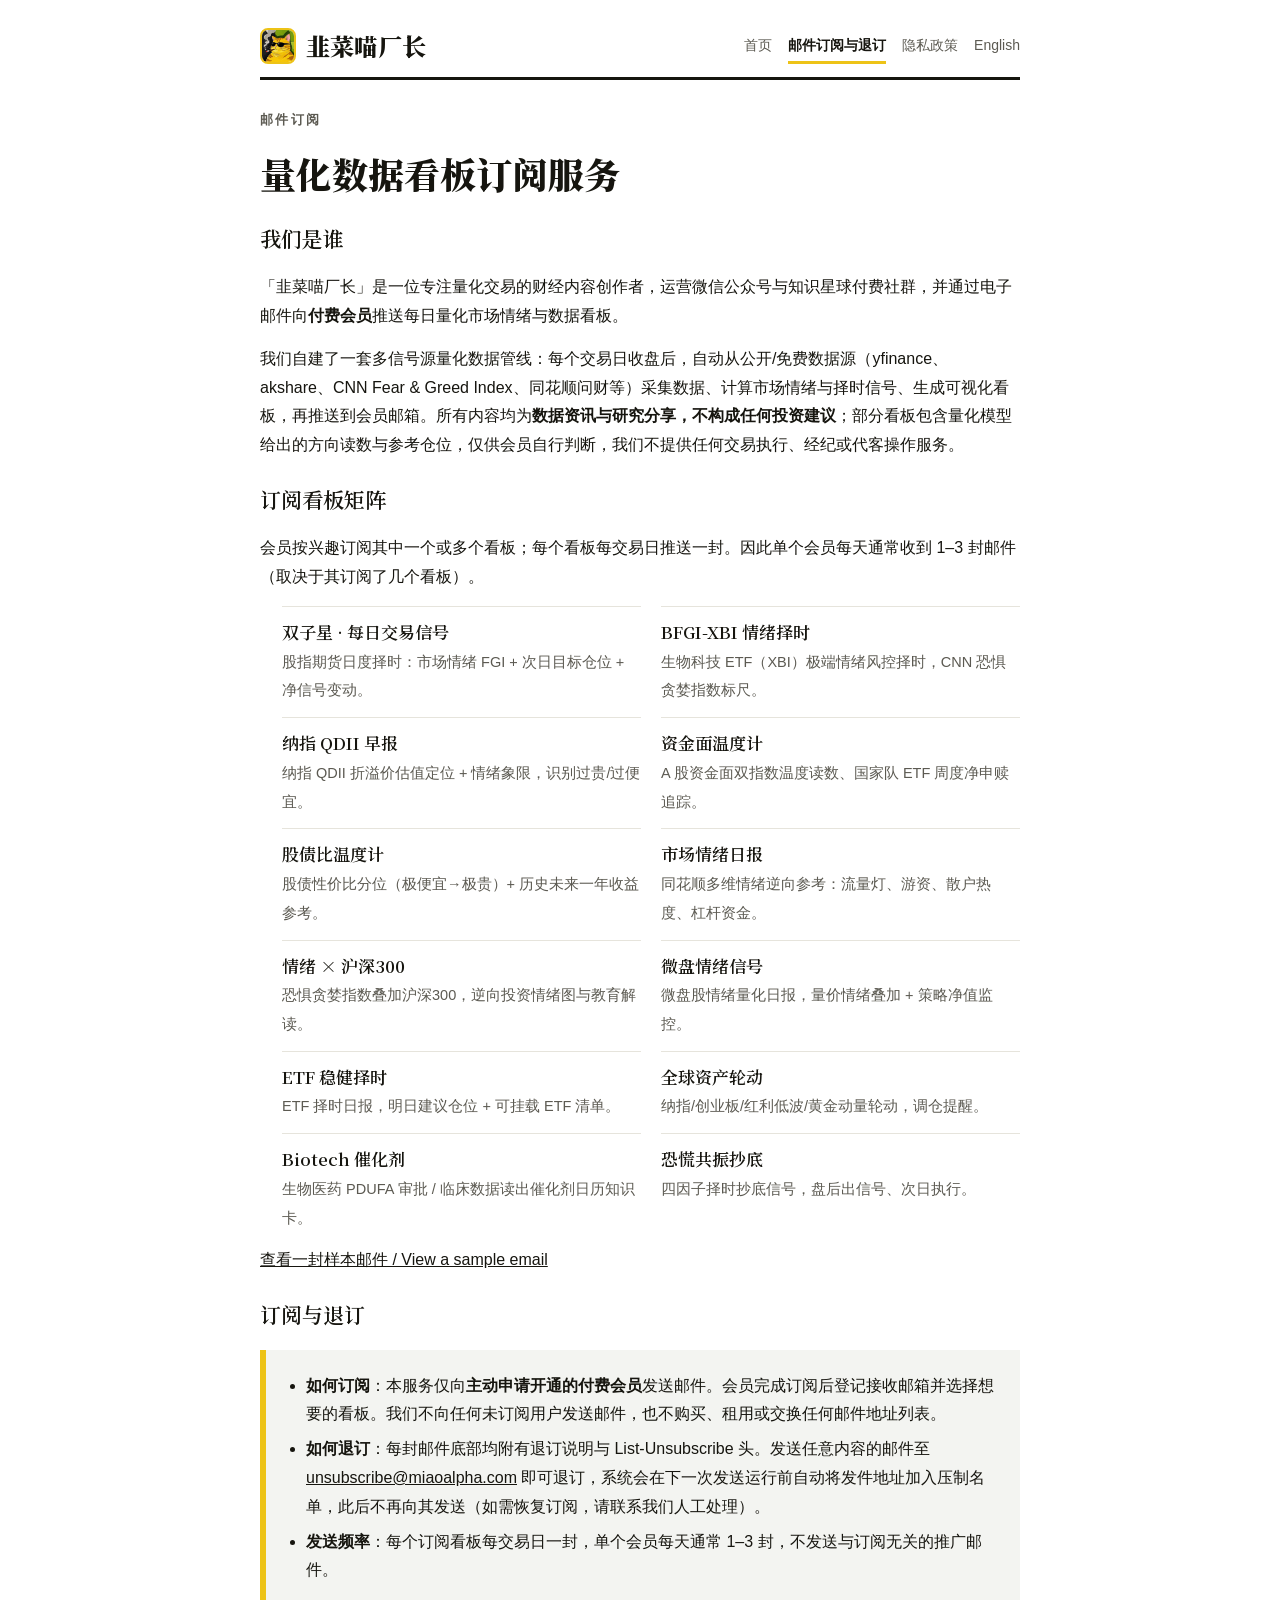
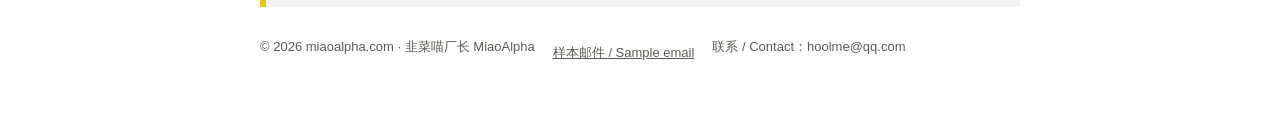
<file: subscribe/index.html>
<!doctype html>
<html lang="zh-CN">
<head>
<meta charset="utf-8">
<meta name="viewport" content="width=device-width, initial-scale=1, viewport-fit=cover">
<meta http-equiv="Cache-Control" content="no-transform">
<meta name="applicable-device" content="pc,mobile">
<title>邮件订阅与退订 · 韭菜喵厂长</title>
<meta name="description" content="韭菜喵厂长 MiaoAlpha 量化数据看板邮件订阅服务：订阅方式、12 个看板、退订方法与发送频率。">
<link rel="canonical" href="https://miaoalpha.com/subscribe/">
<link rel="icon" type="image/png" sizes="32x32" href="../assets/favicon-32.png">
<link rel="apple-touch-icon" href="../assets/apple-touch-icon.png">
<link rel="stylesheet" href="../assets/site.css">
</head>
<body>
<div class="page">
  <header class="topbar">
    <a class="brand" href="../"><img src="../assets/avatar.jpg" width="36" height="36" alt="">韭菜喵厂长</a>
    <nav aria-label="站内导航">
      <a href="../">首页</a>
      <a href="../subscribe/" aria-current="page">邮件订阅与退订</a>
      <a href="../privacy/">隐私政策</a>
      <a href="../en/">English</a>
    </nav>
  </header>
  <main class="prose">
    <p class="kicker">邮件订阅</p>
    <h2>量化数据看板订阅服务</h2>
    <h3>我们是谁</h3>
    <p>「韭菜喵厂长」是一位专注量化交易的财经内容创作者，运营微信公众号与知识星球付费社群，并通过电子邮件向<strong>付费会员</strong>推送每日量化市场情绪与数据看板。</p>
    <p>我们自建了一套多信号源量化数据管线：每个交易日收盘后，自动从公开/免费数据源（yfinance、akshare、CNN Fear &amp; Greed Index、同花顺问财等）采集数据、计算市场情绪与择时信号、生成可视化看板，再推送到会员邮箱。所有内容均为<strong>数据资讯与研究分享，不构成任何投资建议</strong>；部分看板包含量化模型给出的方向读数与参考仓位，仅供会员自行判断，我们不提供任何交易执行、经纪或代客操作服务。</p>

    <h3>订阅看板矩阵</h3>
    <p>会员按兴趣订阅其中一个或多个看板；每个看板每交易日推送一封。因此单个会员每天通常收到 1–3 封邮件（取决于其订阅了几个看板）。</p>
    <ul class="boards">
      <li><b>双子星 · 每日交易信号</b><span>股指期货日度择时：市场情绪 FGI + 次日目标仓位 + 净信号变动。</span></li>
      <li><b>BFGI-XBI 情绪择时</b><span>生物科技 ETF（XBI）极端情绪风控择时，CNN 恐惧贪婪指数标尺。</span></li>
      <li><b>纳指 QDII 早报</b><span>纳指 QDII 折溢价估值定位 + 情绪象限，识别过贵/过便宜。</span></li>
      <li><b>资金面温度计</b><span>A 股资金面双指数温度读数、国家队 ETF 周度净申赎追踪。</span></li>
      <li><b>股债比温度计</b><span>股债性价比分位（极便宜→极贵）+ 历史未来一年收益参考。</span></li>
      <li><b>市场情绪日报</b><span>同花顺多维情绪逆向参考：流量灯、游资、散户热度、杠杆资金。</span></li>
      <li><b>情绪 × 沪深300</b><span>恐惧贪婪指数叠加沪深300，逆向投资情绪图与教育解读。</span></li>
      <li><b>微盘情绪信号</b><span>微盘股情绪量化日报，量价情绪叠加 + 策略净值监控。</span></li>
      <li><b>ETF 稳健择时</b><span>ETF 择时日报，明日建议仓位 + 可挂载 ETF 清单。</span></li>
      <li><b>全球资产轮动</b><span>纳指/创业板/红利低波/黄金动量轮动，调仓提醒。</span></li>
      <li><b>Biotech 催化剂</b><span>生物医药 PDUFA 审批 / 临床数据读出催化剂日历知识卡。</span></li>
      <li><b>恐慌共振抄底</b><span>四因子择时抄底信号，盘后出信号、次日执行。</span></li>
    </ul>
    <p><a href="../sample-email.html">查看一封样本邮件 / View a sample email</a></p>

    <h3>订阅与退订</h3>
    <div class="box">
      <ul>
        <li><strong>如何订阅</strong>：本服务仅向<strong>主动申请开通的付费会员</strong>发送邮件。会员完成订阅后登记接收邮箱并选择想要的看板。我们不向任何未订阅用户发送邮件，也不购买、租用或交换任何邮件地址列表。</li>
        <li><strong>如何退订</strong>：每封邮件底部均附有退订说明与 List-Unsubscribe 头。发送任意内容的邮件至 <a href="mailto:unsubscribe@miaoalpha.com?subject=unsubscribe">unsubscribe@miaoalpha.com</a> 即可退订，系统会在下一次发送运行前自动将发件地址加入压制名单，此后不再向其发送（如需恢复订阅，请联系我们人工处理）。</li>
        <li><strong>发送频率</strong>：每个订阅看板每交易日一封，单个会员每天通常 1–3 封，不发送与订阅无关的推广邮件。</li>
      </ul>
    </div>
  </main>
  <footer class="site-footer">
    <span>© 2026 miaoalpha.com · 韭菜喵厂长 MiaoAlpha</span>
    <a href="../sample-email.html">样本邮件 / Sample email</a>
    <span>联系 / Contact：hoolme@qq.com</span>
  </footer>
</div>
</body>
</html>
</file>
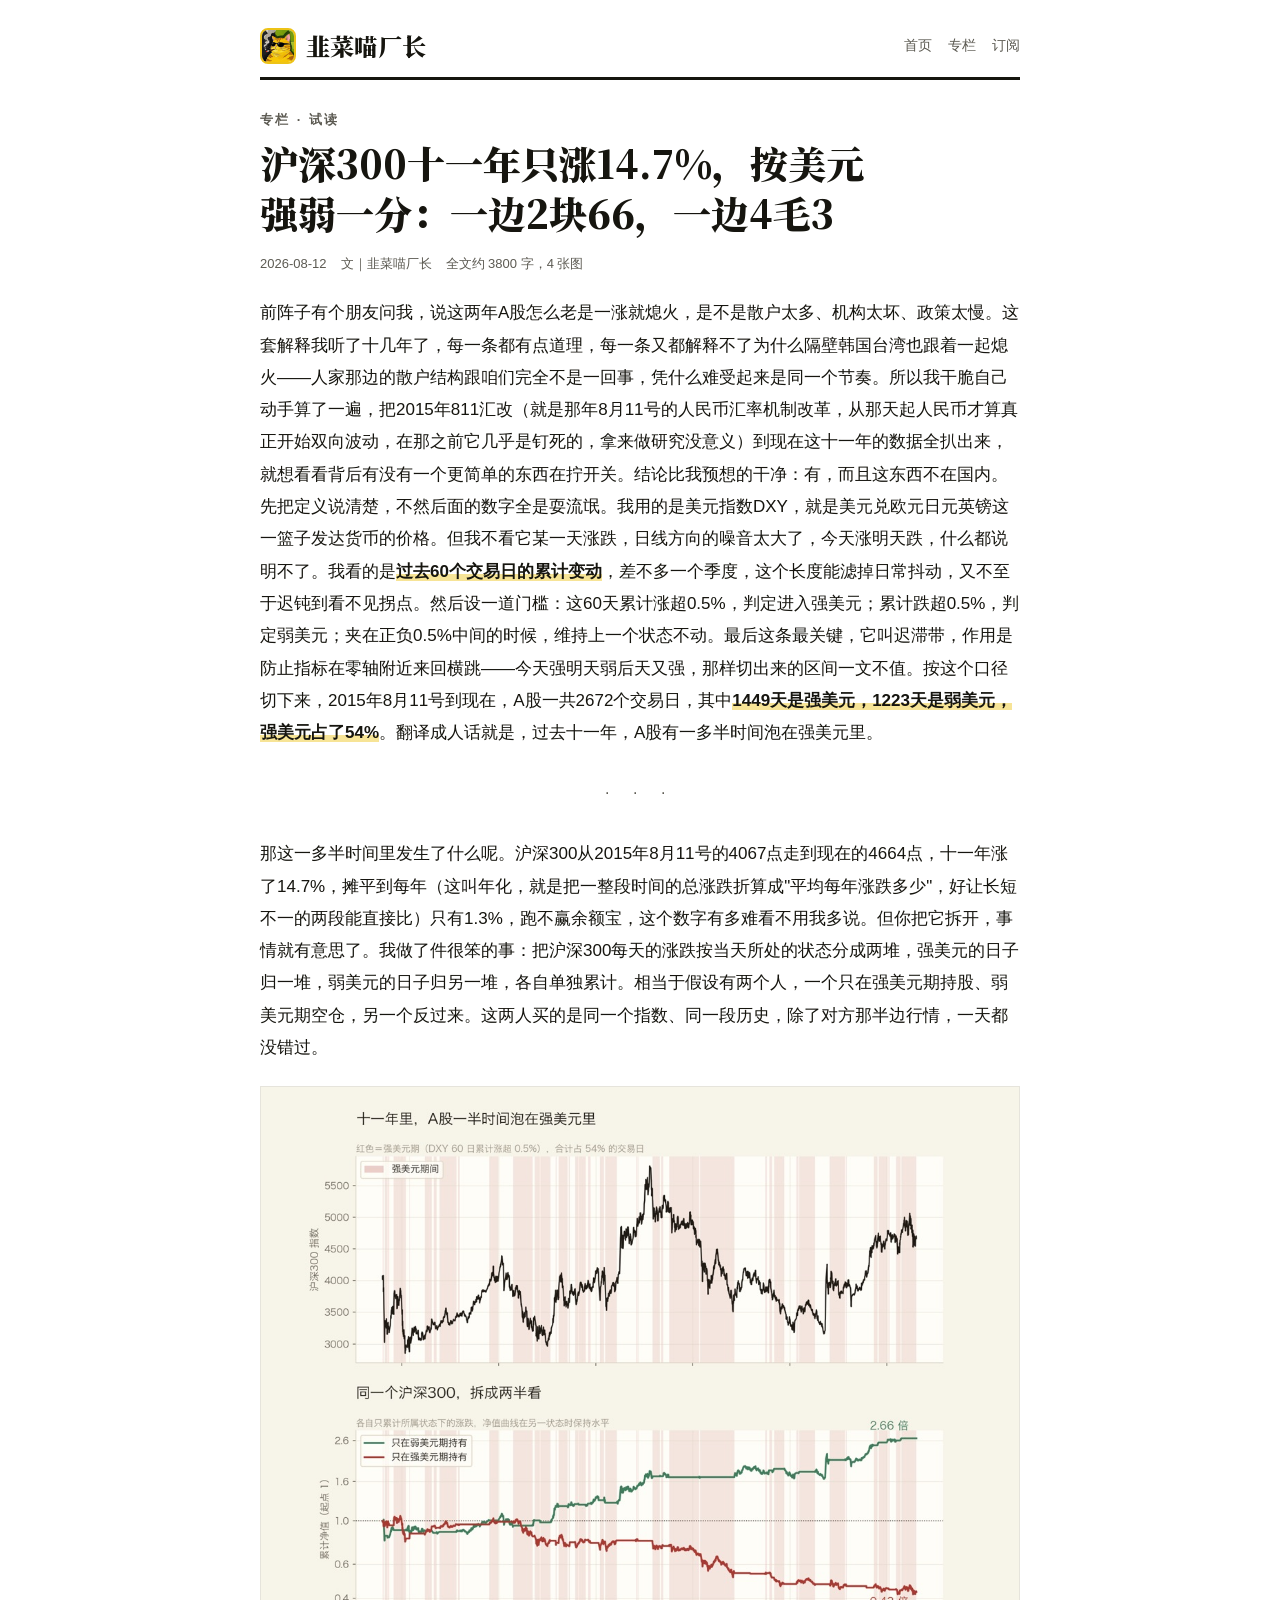
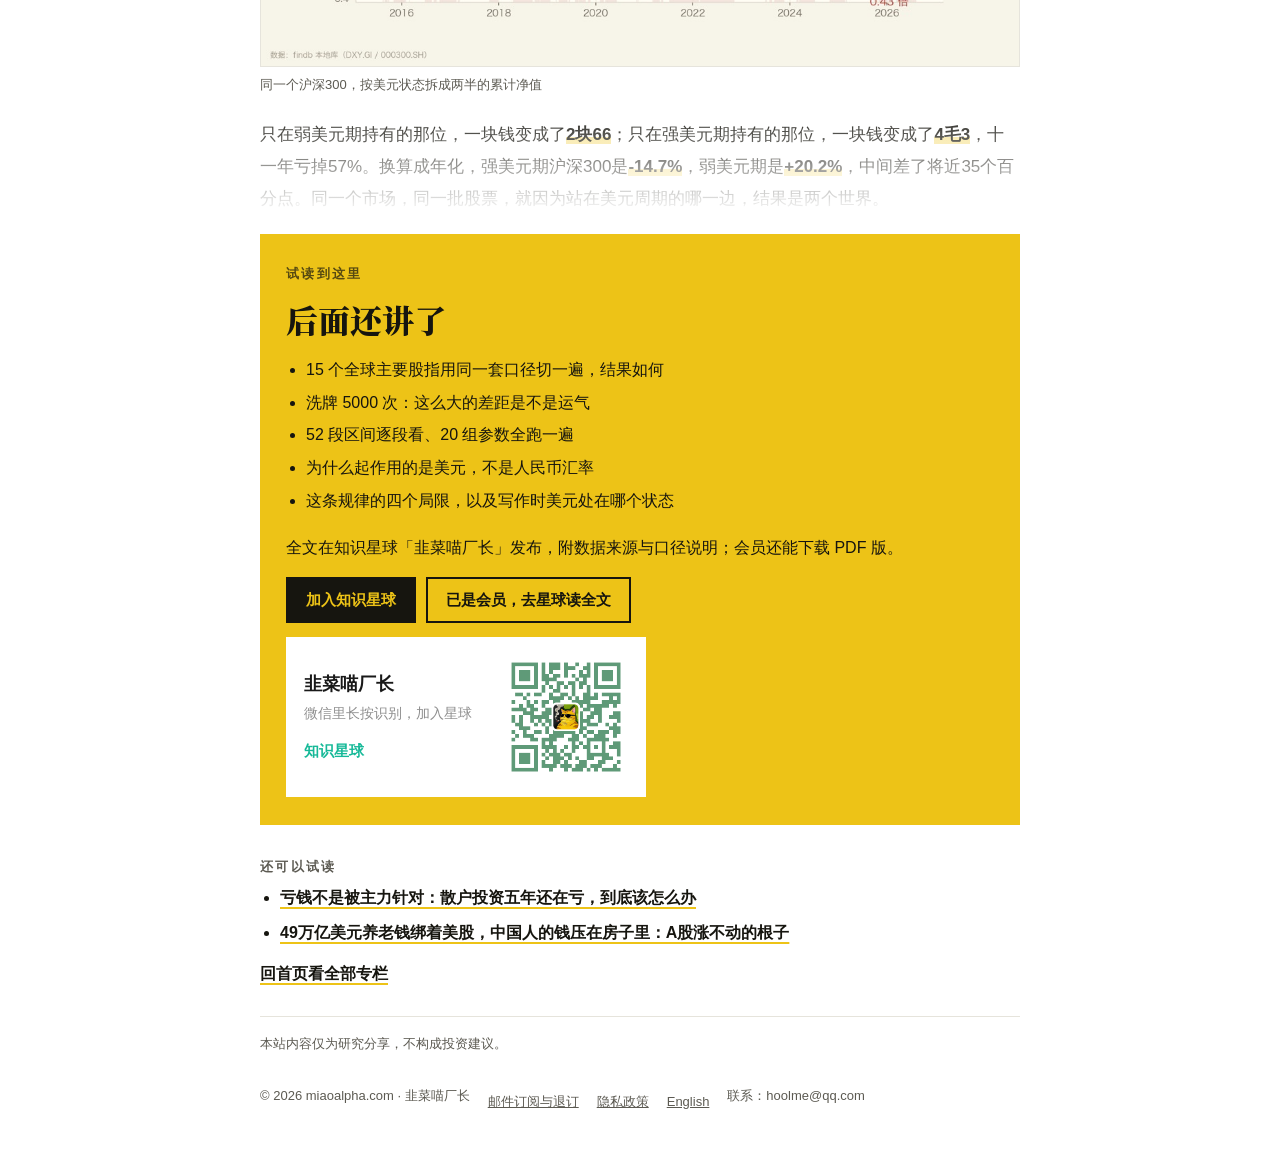
<file: articles/dollar-cycle-hs300/index.html>
<!doctype html>
<html lang="zh-CN">
<head>
<meta charset="utf-8">
<meta name="viewport" content="width=device-width, initial-scale=1, viewport-fit=cover">
<meta http-equiv="Cache-Control" content="no-transform">
<meta name="applicable-device" content="pc,mobile">
<title>沪深300十一年只涨14.7%，按美元强弱一分：一边2块66，一边4毛3 · 试读 | 韭菜喵厂长</title>
<meta name="description" content="2015 年汇改以来，沪深300 十一年只涨 14.7%。按美元强弱把每个交易日分成两堆：弱美元期一块钱变 2 块 66，强美元期只剩 4 毛 3，15 个全球主要股指无一例外。">
<link rel="canonical" href="https://miaoalpha.com/articles/dollar-cycle-hs300/">
<meta property="og:type" content="article">
<meta property="og:site_name" content="韭菜喵厂长 MiaoAlpha">
<meta property="og:title" content="沪深300十一年只涨14.7%，按美元强弱一分：一边2块66，一边4毛3">
<meta property="og:description" content="2015 年汇改以来，沪深300 十一年只涨 14.7%。按美元强弱把每个交易日分成两堆：弱美元期一块钱变 2 块 66，强美元期只剩 4 毛 3，15 个全球主要股指无一例外。">
<meta property="og:url" content="https://miaoalpha.com/articles/dollar-cycle-hs300/">
<meta property="og:image" content="https://miaoalpha.com/assets/art3.jpg">
<meta property="og:locale" content="zh_CN">
<meta property="article:published_time" content="2026-08-12">
<link rel="icon" type="image/png" sizes="32x32" href="../../assets/favicon-32.png">
<link rel="apple-touch-icon" href="../../assets/apple-touch-icon.png">
<link rel="stylesheet" href="../../assets/site.css">
<script type="application/ld+json">
{
  "@context": "https://schema.org",
  "@type": "Article",
  "headline": "沪深300十一年只涨14.7%，按美元强弱一分：一边2块66，一边4毛3",
  "description": "2015 年汇改以来，沪深300 十一年只涨 14.7%。按美元强弱把每个交易日分成两堆：弱美元期一块钱变 2 块 66，强美元期只剩 4 毛 3，15 个全球主要股指无一例外。",
  "datePublished": "2026-08-12",
  "inLanguage": "zh-CN",
  "image": "https://miaoalpha.com/assets/art3.jpg",
  "url": "https://miaoalpha.com/articles/dollar-cycle-hs300/",
  "mainEntityOfPage": "https://miaoalpha.com/articles/dollar-cycle-hs300/",
  "author": {
    "@type": "Person",
    "@id": "https://miaoalpha.com/#author",
    "name": "韭菜喵厂长",
    "url": "https://miaoalpha.com/"
  },
  "publisher": {
    "@type": "Person",
    "@id": "https://miaoalpha.com/#author",
    "name": "韭菜喵厂长"
  },
  "isPartOf": {
    "@id": "https://miaoalpha.com/#site"
  }
}
</script>
</head>
<body class="has-dock">
<div class="page">
  <header class="topbar">
    <a class="brand" href="../../"><img src="../../assets/avatar.jpg" width="36" height="36" alt="">韭菜喵厂长</a>
    <nav aria-label="站内导航">
      <a href="../../">首页</a>
      <a href="../../#columns">专栏</a>
      <a href="../../#subscribe">订阅</a>
    </nav>
  </header>
  <main class="article">
    <p class="kicker">专栏 · 试读</p>
    <h1>沪深300十一年只涨14.7%，按美元强弱一分：一边2块66，一边4毛3</h1>
    <p class="byline"><time datetime="2026-08-12">2026-08-12</time><span>文｜韭菜喵厂长</span><span>全文约 3800 字，4 张图</span></p>
    
    <div class="read">
<p>前阵子有个朋友问我，说这两年A股怎么老是一涨就熄火，是不是散户太多、机构太坏、政策太慢。这套解释我听了十几年了，每一条都有点道理，每一条又都解释不了为什么隔壁韩国台湾也跟着一起熄火——人家那边的散户结构跟咱们完全不是一回事，凭什么难受起来是同一个节奏。所以我干脆自己动手算了一遍，把2015年811汇改（就是那年8月11号的人民币汇率机制改革，从那天起人民币才算真正开始双向波动，在那之前它几乎是钉死的，拿来做研究没意义）到现在这十一年的数据全扒出来，就想看看背后有没有一个更简单的东西在拧开关。结论比我预想的干净：有，而且这东西不在国内。先把定义说清楚，不然后面的数字全是耍流氓。我用的是美元指数DXY，就是美元兑欧元日元英镑这一篮子发达货币的价格。但我不看它某一天涨跌，日线方向的噪音太大了，今天涨明天跌，什么都说明不了。我看的是<strong>过去60个交易日的累计变动</strong>，差不多一个季度，这个长度能滤掉日常抖动，又不至于迟钝到看不见拐点。然后设一道门槛：这60天累计涨超0.5%，判定进入强美元；累计跌超0.5%，判定弱美元；夹在正负0.5%中间的时候，维持上一个状态不动。最后这条最关键，它叫迟滞带，作用是防止指标在零轴附近来回横跳——今天强明天弱后天又强，那样切出来的区间一文不值。按这个口径切下来，2015年8月11号到现在，A股一共2672个交易日，其中<strong>1449天是强美元，1223天是弱美元，强美元占了54%</strong>。翻译成人话就是，过去十一年，A股有一多半时间泡在强美元里。</p>
<hr>
<p>那这一多半时间里发生了什么呢。沪深300从2015年8月11号的4067点走到现在的4664点，十一年涨了14.7%，摊平到每年（这叫年化，就是把一整段时间的总涨跌折算成"平均每年涨跌多少"，好让长短不一的两段能直接比）只有1.3%，跑不赢余额宝，这个数字有多难看不用我多说。但你把它拆开，事情就有意思了。我做了件很笨的事：把沪深300每天的涨跌按当天所处的状态分成两堆，强美元的日子归一堆，弱美元的日子归另一堆，各自单独累计。相当于假设有两个人，一个只在强美元期持股、弱美元期空仓，另一个反过来。这两人买的是同一个指数、同一段历史，除了对方那半边行情，一天都没错过。</p>
<figure><img src="../../assets/art3.jpg" width="1100" height="840" loading="lazy" decoding="async" alt="同一个沪深300，按美元状态拆成两半的累计净值"><figcaption>同一个沪深300，按美元状态拆成两半的累计净值</figcaption></figure>
<p>只在弱美元期持有的那位，一块钱变成了<strong>2块66</strong>；只在强美元期持有的那位，一块钱变成了<strong>4毛3</strong>，十一年亏掉57%。换算成年化，强美元期沪深300是<strong>-14.7%</strong>，弱美元期是<strong>+20.2%</strong>，中间差了将近35个百分点。同一个市场，同一批股票，就因为站在美元周期的哪一边，结果是两个世界。</p>
    </div>
    <aside class="paywall" aria-label="阅读全文">
      <p class="kicker">试读到这里</p>
      <h2>后面还讲了</h2>
      <ul>
<li>15 个全球主要股指用同一套口径切一遍，结果如何</li>
<li>洗牌 5000 次：这么大的差距是不是运气</li>
<li>52 段区间逐段看、20 组参数全跑一遍</li>
<li>为什么起作用的是美元，不是人民币汇率</li>
<li>这条规律的四个局限，以及写作时美元处在哪个状态</li>
      </ul>
      <p>全文在知识星球「韭菜喵厂长」发布，附数据来源与口径说明；会员还能下载 PDF 版。</p>
      <div class="acts">
        <a class="primary" href="https://t.zsxq.com/zYhmX" target="_blank" rel="noopener">加入知识星球</a>
        <a href="https://articles.zsxq.com/id_mz2pw3xnw2xk.html" target="_blank" rel="noopener">已是会员，去星球读全文</a>
      </div>
      <div class="qr-card"><div><strong>韭菜喵厂长</strong><span>微信里长按识别，加入星球</span><em class="zx">知识星球</em></div><img src="../../assets/qr-zsxq.png" width="462" height="462" loading="lazy" alt="知识星球「韭菜喵厂长」二维码"></div>
    </aside>
    <nav class="more-reads" aria-label="更多试读">
      <p class="kicker">还可以试读</p>
      <ul>
<li><a href="../retail-five-years/">亏钱不是被主力针对：散户投资五年还在亏，到底该怎么办</a></li>
<li><a href="../pension-load-bearing-wall/">49万亿美元养老钱绑着美股，中国人的钱压在房子里：A股涨不动的根子</a></li>
      </ul>
      <p><a href="../../#columns">回首页看全部专栏</a></p>
    </nav>
  </main>
  <p class="note">本站内容仅为研究分享，不构成投资建议。</p>
  <footer class="site-footer">
    <span>© 2026 miaoalpha.com · 韭菜喵厂长</span>
    <a href="../../subscribe/">邮件订阅与退订</a><a href="../../privacy/">隐私政策</a><a href="../../en/">English</a>
    <span>联系：hoolme@qq.com</span>
  </footer>
</div>
<nav class="dock" aria-label="快速入口">
  <a class="a1" href="../../#follow">关注公众号</a>
  <a class="a2" href="https://t.zsxq.com/zYhmX" target="_blank" rel="noopener">加入知识星球</a>
</nav>
</body>
</html>
</file>
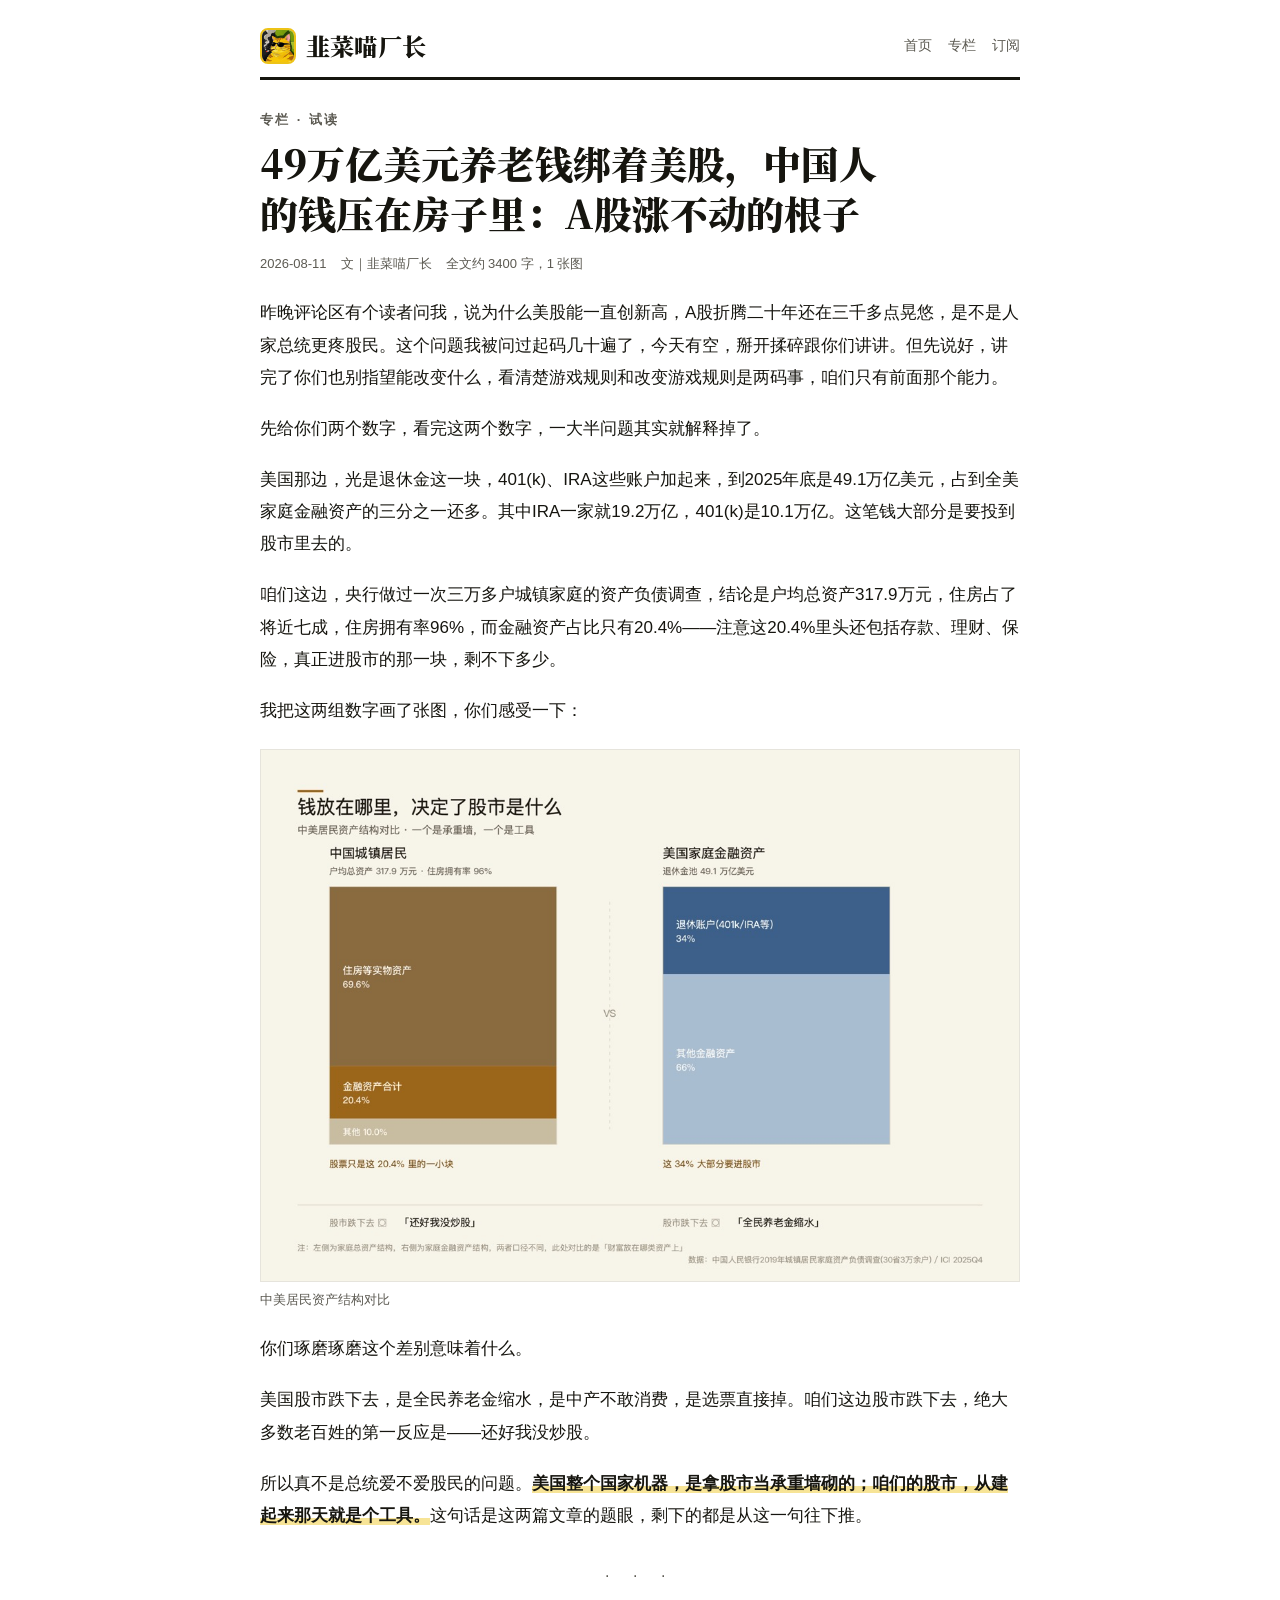
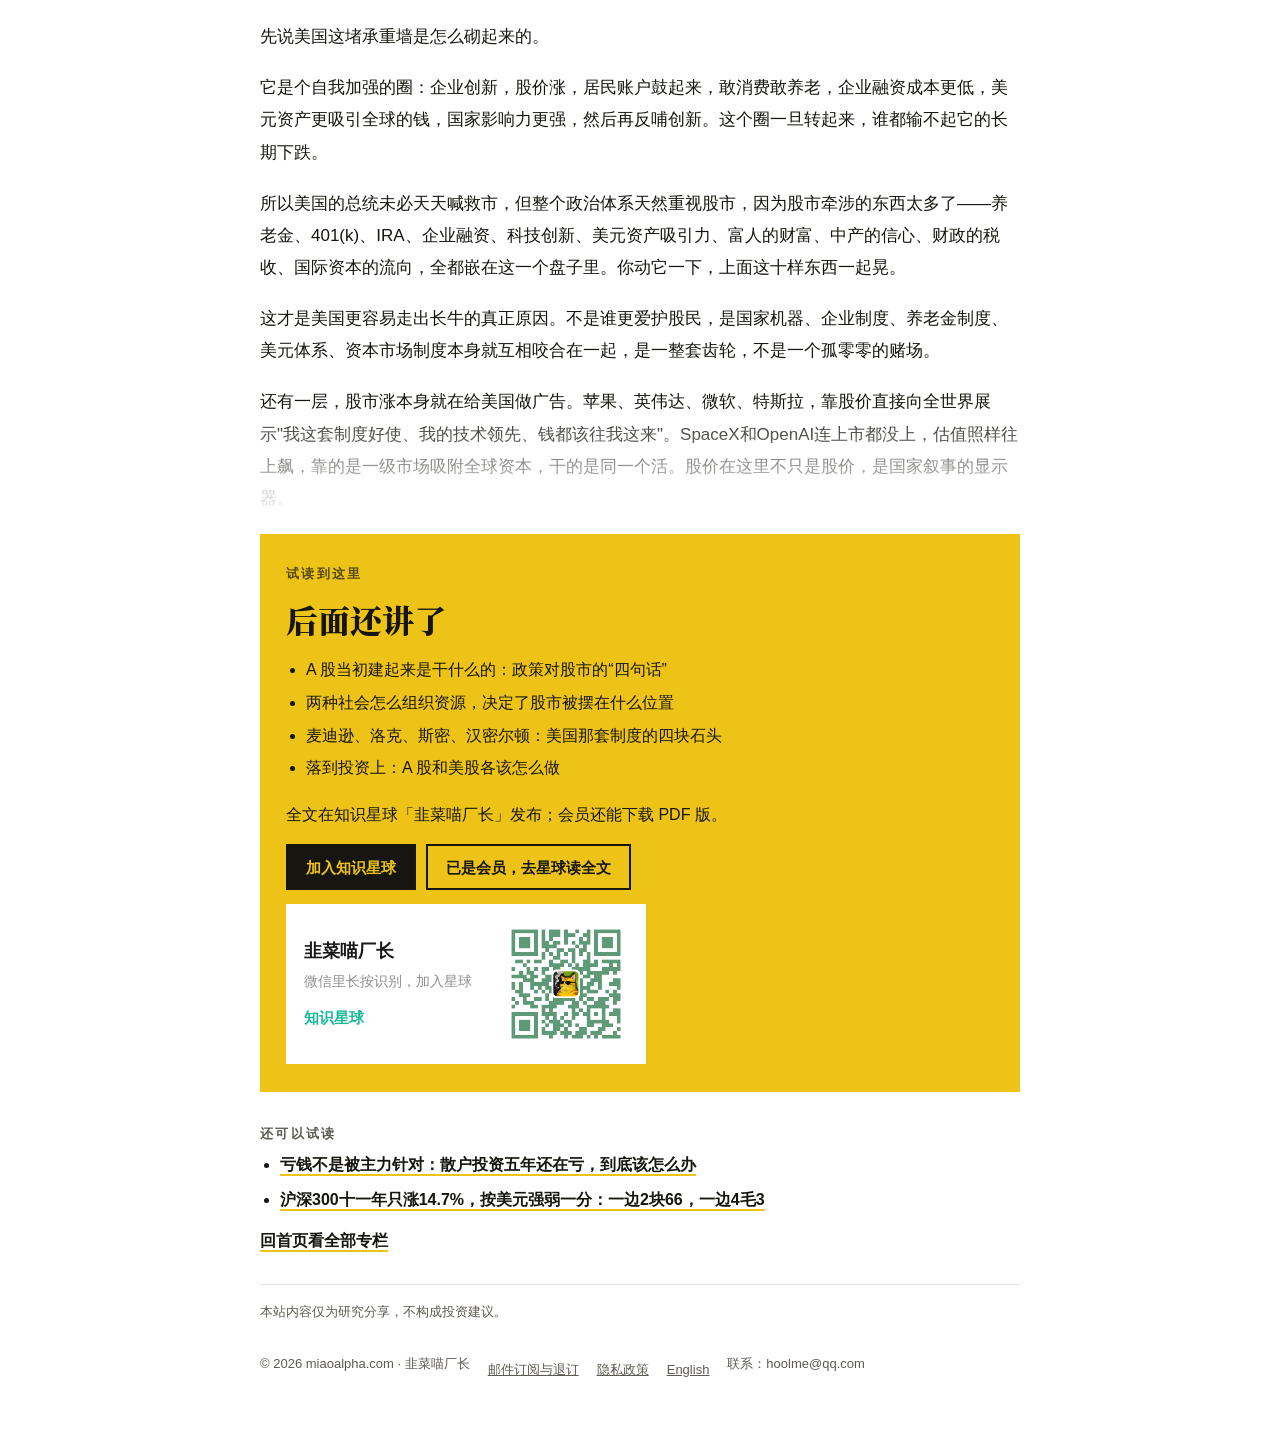
<file: articles/pension-load-bearing-wall/index.html>
<!doctype html>
<html lang="zh-CN">
<head>
<meta charset="utf-8">
<meta name="viewport" content="width=device-width, initial-scale=1, viewport-fit=cover">
<meta http-equiv="Cache-Control" content="no-transform">
<meta name="applicable-device" content="pc,mobile">
<title>49万亿美元养老钱绑着美股，中国人的钱压在房子里：A股涨不动的根子 · 试读 | 韭菜喵厂长</title>
<meta name="description" content="美国 49.1 万亿美元退休金大多投在股市，中国家庭近七成资产是房子。美国把股市当承重墙砌，A 股从建起来那天就是工具，这是两边股市走势不同的根子。">
<link rel="canonical" href="https://miaoalpha.com/articles/pension-load-bearing-wall/">
<meta property="og:type" content="article">
<meta property="og:site_name" content="韭菜喵厂长 MiaoAlpha">
<meta property="og:title" content="49万亿美元养老钱绑着美股，中国人的钱压在房子里：A股涨不动的根子">
<meta property="og:description" content="美国 49.1 万亿美元退休金大多投在股市，中国家庭近七成资产是房子。美国把股市当承重墙砌，A 股从建起来那天就是工具，这是两边股市走势不同的根子。">
<meta property="og:url" content="https://miaoalpha.com/articles/pension-load-bearing-wall/">
<meta property="og:image" content="https://miaoalpha.com/assets/art5.jpg">
<meta property="og:locale" content="zh_CN">
<meta property="article:published_time" content="2026-08-11">
<link rel="icon" type="image/png" sizes="32x32" href="../../assets/favicon-32.png">
<link rel="apple-touch-icon" href="../../assets/apple-touch-icon.png">
<link rel="stylesheet" href="../../assets/site.css">
<script type="application/ld+json">
{
  "@context": "https://schema.org",
  "@type": "Article",
  "headline": "49万亿美元养老钱绑着美股，中国人的钱压在房子里：A股涨不动的根子",
  "description": "美国 49.1 万亿美元退休金大多投在股市，中国家庭近七成资产是房子。美国把股市当承重墙砌，A 股从建起来那天就是工具，这是两边股市走势不同的根子。",
  "datePublished": "2026-08-11",
  "inLanguage": "zh-CN",
  "image": "https://miaoalpha.com/assets/art5.jpg",
  "url": "https://miaoalpha.com/articles/pension-load-bearing-wall/",
  "mainEntityOfPage": "https://miaoalpha.com/articles/pension-load-bearing-wall/",
  "author": {
    "@type": "Person",
    "@id": "https://miaoalpha.com/#author",
    "name": "韭菜喵厂长",
    "url": "https://miaoalpha.com/"
  },
  "publisher": {
    "@type": "Person",
    "@id": "https://miaoalpha.com/#author",
    "name": "韭菜喵厂长"
  },
  "isPartOf": {
    "@id": "https://miaoalpha.com/#site"
  }
}
</script>
</head>
<body class="has-dock">
<div class="page">
  <header class="topbar">
    <a class="brand" href="../../"><img src="../../assets/avatar.jpg" width="36" height="36" alt="">韭菜喵厂长</a>
    <nav aria-label="站内导航">
      <a href="../../">首页</a>
      <a href="../../#columns">专栏</a>
      <a href="../../#subscribe">订阅</a>
    </nav>
  </header>
  <main class="article">
    <p class="kicker">专栏 · 试读</p>
    <h1>49万亿美元养老钱绑着美股，中国人的钱压在房子里：A股涨不动的根子</h1>
    <p class="byline"><time datetime="2026-08-11">2026-08-11</time><span>文｜韭菜喵厂长</span><span>全文约 3400 字，1 张图</span></p>
    
    <div class="read">
<p>昨晚评论区有个读者问我，说为什么美股能一直创新高，A股折腾二十年还在三千多点晃悠，是不是人家总统更疼股民。这个问题我被问过起码几十遍了，今天有空，掰开揉碎跟你们讲讲。但先说好，讲完了你们也别指望能改变什么，看清楚游戏规则和改变游戏规则是两码事，咱们只有前面那个能力。</p>
<p>先给你们两个数字，看完这两个数字，一大半问题其实就解释掉了。</p>
<p>美国那边，光是退休金这一块，401(k)、IRA这些账户加起来，到2025年底是49.1万亿美元，占到全美家庭金融资产的三分之一还多。其中IRA一家就19.2万亿，401(k)是10.1万亿。这笔钱大部分是要投到股市里去的。</p>
<p>咱们这边，央行做过一次三万多户城镇家庭的资产负债调查，结论是户均总资产317.9万元，住房占了将近七成，住房拥有率96%，而金融资产占比只有20.4%——注意这20.4%里头还包括存款、理财、保险，真正进股市的那一块，剩不下多少。</p>
<p>我把这两组数字画了张图，你们感受一下：</p>
<figure><img src="../../assets/art5.jpg" width="1100" height="770" loading="lazy" decoding="async" alt="中美居民资产结构对比"><figcaption>中美居民资产结构对比</figcaption></figure>
<p>你们琢磨琢磨这个差别意味着什么。</p>
<p>美国股市跌下去，是全民养老金缩水，是中产不敢消费，是选票直接掉。咱们这边股市跌下去，绝大多数老百姓的第一反应是——还好我没炒股。</p>
<p>所以真不是总统爱不爱股民的问题。<strong>美国整个国家机器，是拿股市当承重墙砌的；咱们的股市，从建起来那天就是个工具。</strong>这句话是这两篇文章的题眼，剩下的都是从这一句往下推。</p>
<hr>
<p>先说美国这堵承重墙是怎么砌起来的。</p>
<p>它是个自我加强的圈：企业创新，股价涨，居民账户鼓起来，敢消费敢养老，企业融资成本更低，美元资产更吸引全球的钱，国家影响力更强，然后再反哺创新。这个圈一旦转起来，谁都输不起它的长期下跌。</p>
<p>所以美国的总统未必天天喊救市，但整个政治体系天然重视股市，因为股市牵涉的东西太多了——养老金、401(k)、IRA、企业融资、科技创新、美元资产吸引力、富人的财富、中产的信心、财政的税收、国际资本的流向，全都嵌在这一个盘子里。你动它一下，上面这十样东西一起晃。</p>
<p>这才是美国更容易走出长牛的真正原因。不是谁更爱护股民，是国家机器、企业制度、养老金制度、美元体系、资本市场制度本身就互相咬合在一起，是一整套齿轮，不是一个孤零零的赌场。</p>
<p>还有一层，股市涨本身就在给美国做广告。苹果、英伟达、微软、特斯拉，靠股价直接向全世界展示"我这套制度好使、我的技术领先、钱都该往我这来"。SpaceX和OpenAI连上市都没上，估值照样往上飙，靠的是一级市场吸附全球资本，干的是同一个活。股价在这里不只是股价，是国家叙事的显示器。</p>
    </div>
    <aside class="paywall" aria-label="阅读全文">
      <p class="kicker">试读到这里</p>
      <h2>后面还讲了</h2>
      <ul>
<li>A 股当初建起来是干什么的：政策对股市的“四句话”</li>
<li>两种社会怎么组织资源，决定了股市被摆在什么位置</li>
<li>麦迪逊、洛克、斯密、汉密尔顿：美国那套制度的四块石头</li>
<li>落到投资上：A 股和美股各该怎么做</li>
      </ul>
      <p>全文在知识星球「韭菜喵厂长」发布；会员还能下载 PDF 版。</p>
      <div class="acts">
        <a class="primary" href="https://t.zsxq.com/zYhmX" target="_blank" rel="noopener">加入知识星球</a>
        <a href="https://articles.zsxq.com/id_ckh7vqcbuva3.html" target="_blank" rel="noopener">已是会员，去星球读全文</a>
      </div>
      <div class="qr-card"><div><strong>韭菜喵厂长</strong><span>微信里长按识别，加入星球</span><em class="zx">知识星球</em></div><img src="../../assets/qr-zsxq.png" width="462" height="462" loading="lazy" alt="知识星球「韭菜喵厂长」二维码"></div>
    </aside>
    <nav class="more-reads" aria-label="更多试读">
      <p class="kicker">还可以试读</p>
      <ul>
<li><a href="../retail-five-years/">亏钱不是被主力针对：散户投资五年还在亏，到底该怎么办</a></li>
<li><a href="../dollar-cycle-hs300/">沪深300十一年只涨14.7%，按美元强弱一分：一边2块66，一边4毛3</a></li>
      </ul>
      <p><a href="../../#columns">回首页看全部专栏</a></p>
    </nav>
  </main>
  <p class="note">本站内容仅为研究分享，不构成投资建议。</p>
  <footer class="site-footer">
    <span>© 2026 miaoalpha.com · 韭菜喵厂长</span>
    <a href="../../subscribe/">邮件订阅与退订</a><a href="../../privacy/">隐私政策</a><a href="../../en/">English</a>
    <span>联系：hoolme@qq.com</span>
  </footer>
</div>
<nav class="dock" aria-label="快速入口">
  <a class="a1" href="../../#follow">关注公众号</a>
  <a class="a2" href="https://t.zsxq.com/zYhmX" target="_blank" rel="noopener">加入知识星球</a>
</nav>
</body>
</html>
</file>
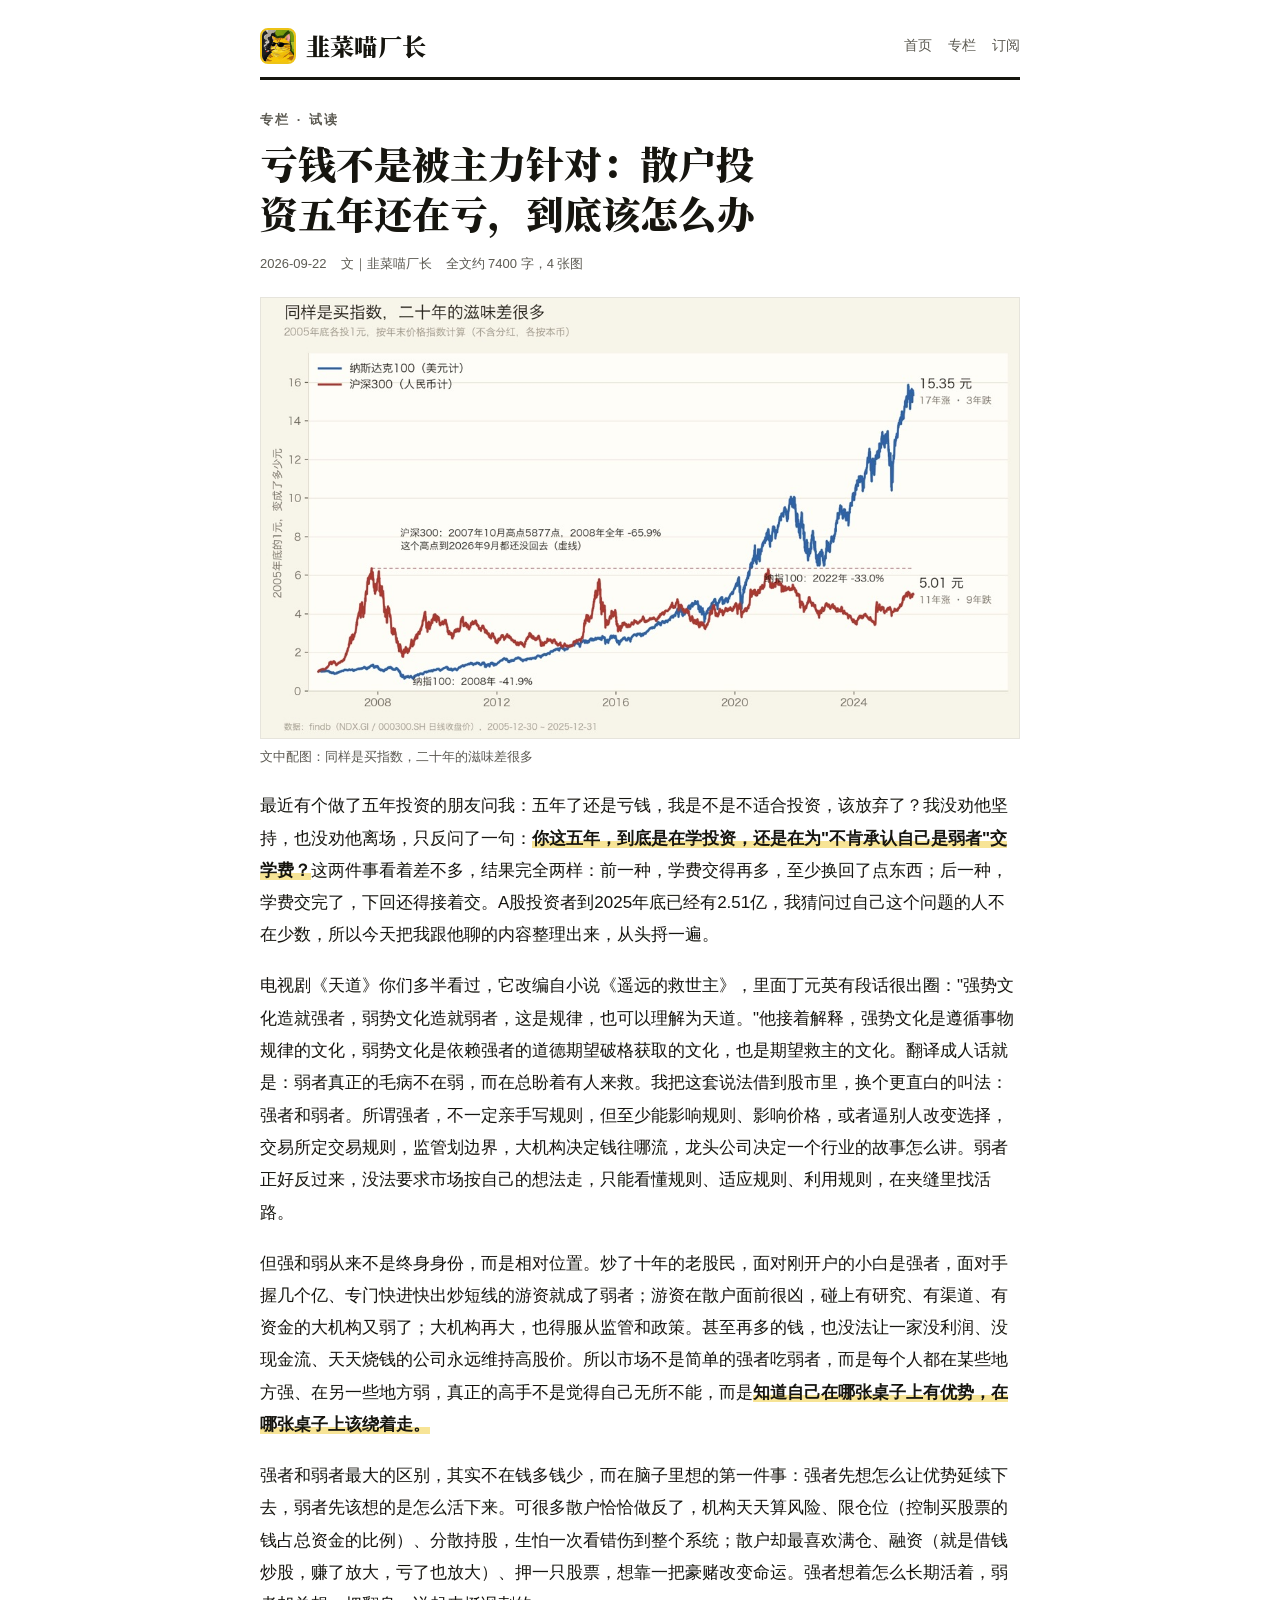
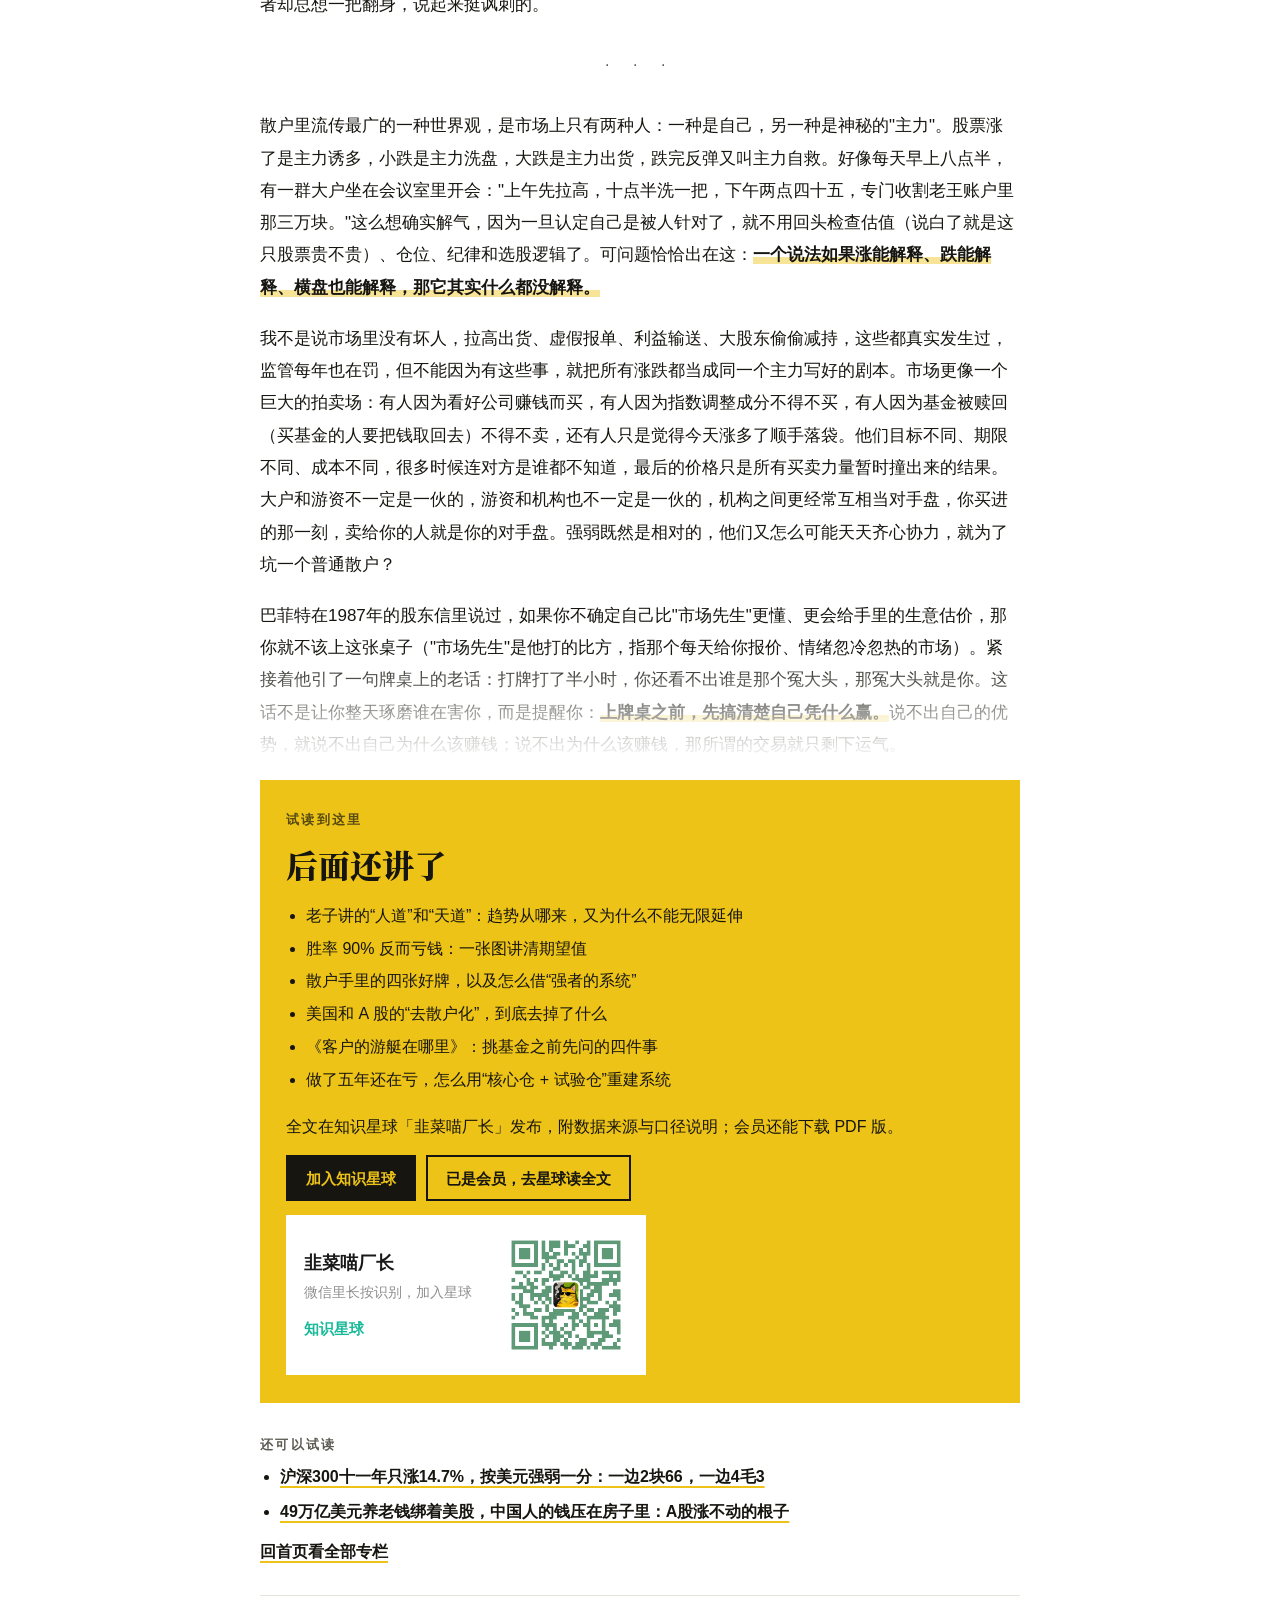
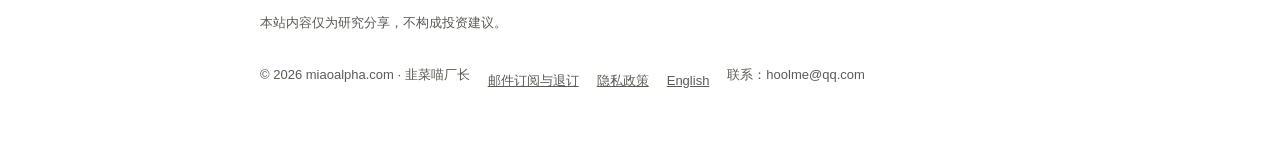
<file: articles/retail-five-years/index.html>
<!doctype html>
<html lang="zh-CN">
<head>
<meta charset="utf-8">
<meta name="viewport" content="width=device-width, initial-scale=1, viewport-fit=cover">
<meta http-equiv="Cache-Control" content="no-transform">
<meta name="applicable-device" content="pc,mobile">
<title>亏钱不是被主力针对：散户投资五年还在亏，到底该怎么办 · 试读 | 韭菜喵厂长</title>
<meta name="description" content="市场上没有专门针对你的主力，只有强者和弱者的相对位置。从《天道》里的强势文化，讲到老子的“损有余而补不足”，再讲到胜率和赔率：散户该先想的是怎么活下来。">
<link rel="canonical" href="https://miaoalpha.com/articles/retail-five-years/">
<meta property="og:type" content="article">
<meta property="og:site_name" content="韭菜喵厂长 MiaoAlpha">
<meta property="og:title" content="亏钱不是被主力针对：散户投资五年还在亏，到底该怎么办">
<meta property="og:description" content="市场上没有专门针对你的主力，只有强者和弱者的相对位置。从《天道》里的强势文化，讲到老子的“损有余而补不足”，再讲到胜率和赔率：散户该先想的是怎么活下来。">
<meta property="og:url" content="https://miaoalpha.com/articles/retail-five-years/">
<meta property="og:image" content="https://miaoalpha.com/assets/art1.jpg">
<meta property="og:locale" content="zh_CN">
<meta property="article:published_time" content="2026-09-22">
<link rel="icon" type="image/png" sizes="32x32" href="../../assets/favicon-32.png">
<link rel="apple-touch-icon" href="../../assets/apple-touch-icon.png">
<link rel="stylesheet" href="../../assets/site.css">
<script type="application/ld+json">
{
  "@context": "https://schema.org",
  "@type": "Article",
  "headline": "亏钱不是被主力针对：散户投资五年还在亏，到底该怎么办",
  "description": "市场上没有专门针对你的主力，只有强者和弱者的相对位置。从《天道》里的强势文化，讲到老子的“损有余而补不足”，再讲到胜率和赔率：散户该先想的是怎么活下来。",
  "datePublished": "2026-09-22",
  "inLanguage": "zh-CN",
  "image": "https://miaoalpha.com/assets/art1.jpg",
  "url": "https://miaoalpha.com/articles/retail-five-years/",
  "mainEntityOfPage": "https://miaoalpha.com/articles/retail-five-years/",
  "author": {
    "@type": "Person",
    "@id": "https://miaoalpha.com/#author",
    "name": "韭菜喵厂长",
    "url": "https://miaoalpha.com/"
  },
  "publisher": {
    "@type": "Person",
    "@id": "https://miaoalpha.com/#author",
    "name": "韭菜喵厂长"
  },
  "isPartOf": {
    "@id": "https://miaoalpha.com/#site"
  }
}
</script>
</head>
<body class="has-dock">
<div class="page">
  <header class="topbar">
    <a class="brand" href="../../"><img src="../../assets/avatar.jpg" width="36" height="36" alt="">韭菜喵厂长</a>
    <nav aria-label="站内导航">
      <a href="../../">首页</a>
      <a href="../../#columns">专栏</a>
      <a href="../../#subscribe">订阅</a>
    </nav>
  </header>
  <main class="article">
    <p class="kicker">专栏 · 试读</p>
    <h1>亏钱不是被主力针对：散户投资五年还在亏，到底该怎么办</h1>
    <p class="byline"><time datetime="2026-09-22">2026-09-22</time><span>文｜韭菜喵厂长</span><span>全文约 7400 字，4 张图</span></p>
    <figure class="hero"><img src="../../assets/art1.jpg" width="1100" height="638" decoding="async" alt="文中配图：同样是买指数，二十年的滋味差很多"><figcaption>文中配图：同样是买指数，二十年的滋味差很多</figcaption></figure>
    <div class="read">
<p>最近有个做了五年投资的朋友问我：五年了还是亏钱，我是不是不适合投资，该放弃了？我没劝他坚持，也没劝他离场，只反问了一句：<strong>你这五年，到底是在学投资，还是在为"不肯承认自己是弱者"交学费？</strong>这两件事看着差不多，结果完全两样：前一种，学费交得再多，至少换回了点东西；后一种，学费交完了，下回还得接着交。A股投资者到2025年底已经有2.51亿，我猜问过自己这个问题的人不在少数，所以今天把我跟他聊的内容整理出来，从头捋一遍。</p>
<p>电视剧《天道》你们多半看过，它改编自小说《遥远的救世主》，里面丁元英有段话很出圈："强势文化造就强者，弱势文化造就弱者，这是规律，也可以理解为天道。"他接着解释，强势文化是遵循事物规律的文化，弱势文化是依赖强者的道德期望破格获取的文化，也是期望救主的文化。翻译成人话就是：弱者真正的毛病不在弱，而在总盼着有人来救。我把这套说法借到股市里，换个更直白的叫法：强者和弱者。所谓强者，不一定亲手写规则，但至少能影响规则、影响价格，或者逼别人改变选择，交易所定交易规则，监管划边界，大机构决定钱往哪流，龙头公司决定一个行业的故事怎么讲。弱者正好反过来，没法要求市场按自己的想法走，只能看懂规则、适应规则、利用规则，在夹缝里找活路。</p>
<p>但强和弱从来不是终身身份，而是相对位置。炒了十年的老股民，面对刚开户的小白是强者，面对手握几个亿、专门快进快出炒短线的游资就成了弱者；游资在散户面前很凶，碰上有研究、有渠道、有资金的大机构又弱了；大机构再大，也得服从监管和政策。甚至再多的钱，也没法让一家没利润、没现金流、天天烧钱的公司永远维持高股价。所以市场不是简单的强者吃弱者，而是每个人都在某些地方强、在另一些地方弱，真正的高手不是觉得自己无所不能，而是<strong>知道自己在哪张桌子上有优势，在哪张桌子上该绕着走。</strong></p>
<p>强者和弱者最大的区别，其实不在钱多钱少，而在脑子里想的第一件事：强者先想怎么让优势延续下去，弱者先该想的是怎么活下来。可很多散户恰恰做反了，机构天天算风险、限仓位（控制买股票的钱占总资金的比例）、分散持股，生怕一次看错伤到整个系统；散户却最喜欢满仓、融资（就是借钱炒股，赚了放大，亏了也放大）、押一只股票，想靠一把豪赌改变命运。强者想着怎么长期活着，弱者却总想一把翻身，说起来挺讽刺的。</p>
<hr>
<p>散户里流传最广的一种世界观，是市场上只有两种人：一种是自己，另一种是神秘的"主力"。股票涨了是主力诱多，小跌是主力洗盘，大跌是主力出货，跌完反弹又叫主力自救。好像每天早上八点半，有一群大户坐在会议室里开会："上午先拉高，十点半洗一把，下午两点四十五，专门收割老王账户里那三万块。"这么想确实解气，因为一旦认定自己是被人针对了，就不用回头检查估值（说白了就是这只股票贵不贵）、仓位、纪律和选股逻辑了。可问题恰恰出在这：<strong>一个说法如果涨能解释、跌能解释、横盘也能解释，那它其实什么都没解释。</strong></p>
<p>我不是说市场里没有坏人，拉高出货、虚假报单、利益输送、大股东偷偷减持，这些都真实发生过，监管每年也在罚，但不能因为有这些事，就把所有涨跌都当成同一个主力写好的剧本。市场更像一个巨大的拍卖场：有人因为看好公司赚钱而买，有人因为指数调整成分不得不买，有人因为基金被赎回（买基金的人要把钱取回去）不得不卖，还有人只是觉得今天涨多了顺手落袋。他们目标不同、期限不同、成本不同，很多时候连对方是谁都不知道，最后的价格只是所有买卖力量暂时撞出来的结果。大户和游资不一定是一伙的，游资和机构也不一定是一伙的，机构之间更经常互相当对手盘，你买进的那一刻，卖给你的人就是你的对手盘。强弱既然是相对的，他们又怎么可能天天齐心协力，就为了坑一个普通散户？</p>
<p>巴菲特在1987年的股东信里说过，如果你不确定自己比"市场先生"更懂、更会给手里的生意估价，那你就不该上这张桌子（"市场先生"是他打的比方，指那个每天给你报价、情绪忽冷忽热的市场）。紧接着他引了一句牌桌上的老话：打牌打了半小时，你还看不出谁是那个冤大头，那冤大头就是你。这话不是让你整天琢磨谁在害你，而是提醒你：<strong>上牌桌之前，先搞清楚自己凭什么赢。</strong>说不出自己的优势，就说不出自己为什么该赚钱；说不出为什么该赚钱，那所谓的交易就只剩下运气。</p>
    </div>
    <aside class="paywall" aria-label="阅读全文">
      <p class="kicker">试读到这里</p>
      <h2>后面还讲了</h2>
      <ul>
<li>老子讲的“人道”和“天道”：趋势从哪来，又为什么不能无限延伸</li>
<li>胜率 90% 反而亏钱：一张图讲清期望值</li>
<li>散户手里的四张好牌，以及怎么借“强者的系统”</li>
<li>美国和 A 股的“去散户化”，到底去掉了什么</li>
<li>《客户的游艇在哪里》：挑基金之前先问的四件事</li>
<li>做了五年还在亏，怎么用“核心仓 + 试验仓”重建系统</li>
      </ul>
      <p>全文在知识星球「韭菜喵厂长」发布，附数据来源与口径说明；会员还能下载 PDF 版。</p>
      <div class="acts">
        <a class="primary" href="https://t.zsxq.com/zYhmX" target="_blank" rel="noopener">加入知识星球</a>
        <a href="https://articles.zsxq.com/id_6kcnpb2c47dp.html" target="_blank" rel="noopener">已是会员，去星球读全文</a>
      </div>
      <div class="qr-card"><div><strong>韭菜喵厂长</strong><span>微信里长按识别，加入星球</span><em class="zx">知识星球</em></div><img src="../../assets/qr-zsxq.png" width="462" height="462" loading="lazy" alt="知识星球「韭菜喵厂长」二维码"></div>
    </aside>
    <nav class="more-reads" aria-label="更多试读">
      <p class="kicker">还可以试读</p>
      <ul>
<li><a href="../dollar-cycle-hs300/">沪深300十一年只涨14.7%，按美元强弱一分：一边2块66，一边4毛3</a></li>
<li><a href="../pension-load-bearing-wall/">49万亿美元养老钱绑着美股，中国人的钱压在房子里：A股涨不动的根子</a></li>
      </ul>
      <p><a href="../../#columns">回首页看全部专栏</a></p>
    </nav>
  </main>
  <p class="note">本站内容仅为研究分享，不构成投资建议。</p>
  <footer class="site-footer">
    <span>© 2026 miaoalpha.com · 韭菜喵厂长</span>
    <a href="../../subscribe/">邮件订阅与退订</a><a href="../../privacy/">隐私政策</a><a href="../../en/">English</a>
    <span>联系：hoolme@qq.com</span>
  </footer>
</div>
<nav class="dock" aria-label="快速入口">
  <a class="a1" href="../../#follow">关注公众号</a>
  <a class="a2" href="https://t.zsxq.com/zYhmX" target="_blank" rel="noopener">加入知识星球</a>
</nav>
</body>
</html>
</file>
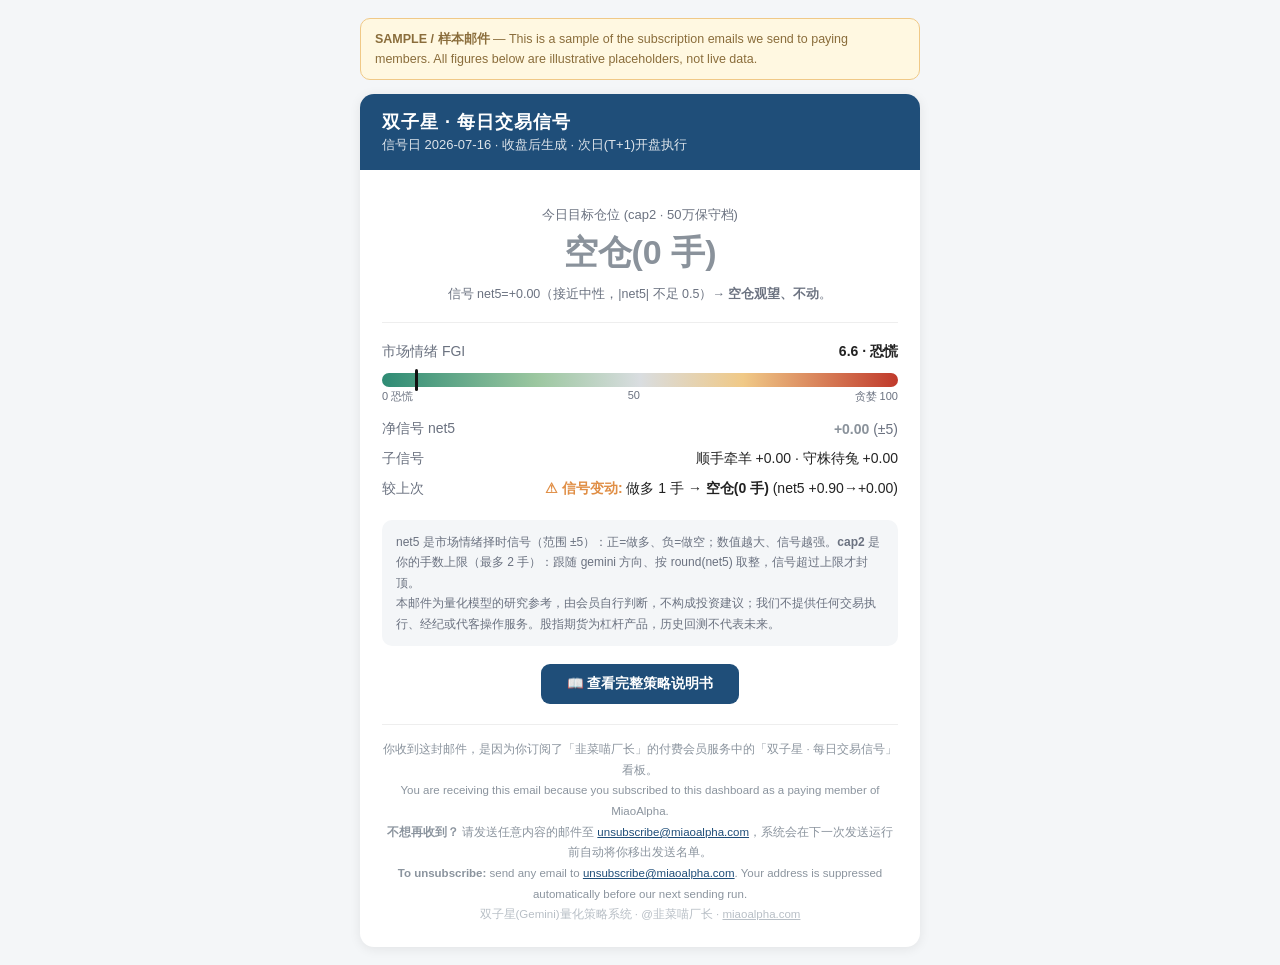
<file: sample-email.html>
<!DOCTYPE html><html><body style="margin:0;padding:0;background:#f4f6f8;">
<div style="max-width:560px;margin:0 auto;padding:18px;font-family:'Microsoft YaHei',Arial,sans-serif;">
  <div style="background:#fff8e1;border:1px solid #f0c987;border-radius:10px;padding:10px 14px;margin-bottom:14px;font-size:12.5px;color:#8a6d3b;line-height:1.6;">
    <b>SAMPLE / 样本邮件</b> — This is a sample of the subscription emails we send to paying members. All figures below are illustrative placeholders, not live data.
  </div>
  <div style="background:#fff;border-radius:14px;overflow:hidden;box-shadow:0 2px 12px rgba(0,0,0,.08);">
    <div style="background:#1f4e79;color:#fff;padding:16px 22px;">
      <div style="font-size:18px;font-weight:bold;letter-spacing:1px;">双子星 · 每日交易信号</div>
      <div style="font-size:13px;opacity:.85;margin-top:2px;">信号日 2026-07-16 · 收盘后生成 · 次日(T+1)开盘执行</div>
    </div>
    <div style="padding:22px;">
      <div style="text-align:center;padding:14px 0 18px;">
        <div style="font-size:13px;color:#6b7280;">今日目标仓位 (cap2 · 50万保守档)</div>
        <div style="font-size:34px;font-weight:bold;color:#8a929b;margin-top:6px;">空仓(0 手)</div>
        <div style="font-size:12.5px;color:#6b7280;margin-top:8px;line-height:1.6;max-width:430px;margin-left:auto;margin-right:auto;">信号 net5=+0.00（接近中性，|net5| 不足 0.5）→ <b>空仓观望、不动</b>。</div>
      </div>
      <div style="border-top:1px solid #eee;padding-top:14px;">
        <table style="width:100%;font-size:14px;color:#222;border-collapse:collapse;">
          <tr><td style="padding:6px 0;color:#6b7280;width:42%;">市场情绪 FGI</td>
              <td style="padding:6px 0;text-align:right;font-weight:bold;">6.6 · 恐慌</td></tr>
        </table>
        <div style="position:relative;height:14px;border-radius:7px;margin:6px 0 2px;background:linear-gradient(90deg,#2e8b74 0%,#9cc7a0 30%,#d9dde0 50%,#f0c987 70%,#c0392b 100%);"><div style="position:absolute;left:6.6%;top:-4px;width:3px;height:22px;background:#111;transform:translateX(-1px);border-radius:2px;"></div></div><div style="font-size:11px;color:#6b7280;display:flex;justify-content:space-between;"><span>0 恐慌</span><span>50</span><span>贪婪 100</span></div>
        <table style="width:100%;font-size:14px;color:#222;border-collapse:collapse;margin-top:10px;">
          <tr><td style="padding:6px 0;color:#6b7280;">净信号 net5</td>
              <td style="padding:6px 0;text-align:right;font-weight:bold;color:#8a929b;">+0.00 <span style="color:#6b7280;font-weight:normal;">(±5)</span></td></tr>
          <tr><td style="padding:6px 0;color:#6b7280;">子信号</td>
              <td style="padding:6px 0;text-align:right;">顺手牵羊 +0.00 · 守株待兔 +0.00</td></tr>
          <tr><td style="padding:6px 0;color:#6b7280;">较上次</td>
              <td style="padding:6px 0;text-align:right;"><span style="color:#e08e45;font-weight:bold;">⚠ 信号变动:</span> 做多 1 手 → <b>空仓(0 手)</b> (net5 +0.90→+0.00)</td></tr>
        </table>
      </div>
      <div style="margin-top:16px;padding:12px 14px;background:#f4f6f8;border-radius:10px;font-size:12px;color:#6b7280;line-height:1.7;">
        net5 是市场情绪择时信号（范围 ±5）：正=做多、负=做空；数值越大、信号越强。<b>cap2</b> 是你的手数上限（最多 2 手）：跟随 gemini 方向、按 round(net5) 取整，信号超过上限才封顶。<br>
        本邮件为量化模型的研究参考，由会员自行判断，不构成投资建议；我们不提供任何交易执行、经纪或代客操作服务。股指期货为杠杆产品，历史回测不代表未来。
      </div>
      <div style="text-align:center;margin-top:18px;"><a href="https://miaoalpha.com" style="display:inline-block;background:#1f4e79;color:#fff;text-decoration:none;padding:11px 26px;border-radius:9px;font-size:13.5px;font-weight:bold;">📖 查看完整策略说明书</a></div>

      <div style="border-top:1px solid #eee;margin-top:20px;padding-top:14px;font-size:11.5px;color:#8b949e;line-height:1.8;text-align:center;">
        你收到这封邮件，是因为你订阅了「韭菜喵厂长」的付费会员服务中的「双子星 · 每日交易信号」看板。<br>
        You are receiving this email because you subscribed to this dashboard as a paying member of MiaoAlpha.<br>
        <b>不想再收到？</b> 请发送任意内容的邮件至 <a href="mailto:unsubscribe@miaoalpha.com?subject=unsubscribe" style="color:#1f4e79;">unsubscribe@miaoalpha.com</a>，系统会在下一次发送运行前自动将你移出发送名单。<br>
        <b>To unsubscribe:</b> send any email to <a href="mailto:unsubscribe@miaoalpha.com?subject=unsubscribe" style="color:#1f4e79;">unsubscribe@miaoalpha.com</a>. Your address is suppressed automatically before our next sending run.<br>
        <span style="color:#b8bfc6;">双子星(Gemini)量化策略系统 · @韭菜喵厂长 · <a href="https://miaoalpha.com" style="color:#b8bfc6;">miaoalpha.com</a></span>
      </div>
    </div>
  </div>
</div></body></html>
</file>
<file: assets/site.css>
/* miaoalpha.com 全站共用样式（杂志风格）
 * 标题宋体为自托管子集字体（只含页面用到的字，由构建脚本生成），正文用系统字体。
 * 不依赖 Google Fonts：国内访问不到，会拖慢甚至卡住首屏。 */
@font-face { font-family: "MiaoSerif"; src: url("fonts/serif-900.woff2") format("woff2"); font-weight: 900; font-display: swap; }
@font-face { font-family: "MiaoSerif"; src: url("fonts/serif-600.woff2") format("woff2"); font-weight: 600; font-display: swap; }

:root {
  --bg: #ffffff; --ink: #16150f; --muted: #5c5a52; --rule: #e6e4dc; --soft: #f3f4f1;
  --yellow: #edc317; --on-yellow: #16150f;
  --c-strat: #9a6a00; --c-bench: #3f72c4; --c-up: #a81c16; --c-down: #34a866;
  --c-grid: #ecece6; --c-axis: #cfcfc6; --c-ink: #16150f; --c-muted: #5c5a52; --c-surface: #ffffff;
  --serif: "MiaoSerif", "Noto Serif SC", "Source Han Serif SC", "Songti SC", "STSong", "SimSun", serif;
  --sans: -apple-system, BlinkMacSystemFont, "PingFang SC", "Hiragino Sans GB", "Noto Sans CJK SC", "Source Han Sans SC", "Microsoft YaHei", sans-serif;
  --chart-font: -apple-system, BlinkMacSystemFont, "PingFang SC", "Noto Sans CJK SC", "Microsoft YaHei", sans-serif;
}
@media (prefers-color-scheme: dark) {
  :root:not([data-theme="light"]) {
    color-scheme: dark;
    --bg: #121210; --ink: #f1efe8; --muted: #aaa79c; --rule: #2c2b26; --soft: #1a1a17;
    --c-strat: #b58c08; --c-bench: #5b8ee0; --c-up: #c4302a; --c-down: #2caa66;
    --c-grid: #24241f; --c-axis: #3a3a33; --c-ink: #f1efe8; --c-muted: #aaa79c; --c-surface: #121210;
  }
}
:root[data-theme="dark"] {
  color-scheme: dark;
  --bg: #121210; --ink: #f1efe8; --muted: #aaa79c; --rule: #2c2b26; --soft: #1a1a17;
  --c-strat: #b58c08; --c-bench: #5b8ee0; --c-up: #c4302a; --c-down: #2caa66;
  --c-grid: #24241f; --c-axis: #3a3a33; --c-ink: #f1efe8; --c-muted: #aaa79c; --c-surface: #121210;
}
* { box-sizing: border-box; }
html { -webkit-text-size-adjust: 100%; text-size-adjust: 100%; }
body { margin: 0; background: var(--bg); color: var(--ink); font-family: var(--sans); font-size: 16px; line-height: 1.8;
  padding-inline: max(16px, env(safe-area-inset-left, 0px)) max(16px, env(safe-area-inset-right, 0px)); padding-block: 24px 48px; }
a { color: inherit; }
a:focus-visible, button:focus-visible { outline: 3px solid var(--yellow); outline-offset: 3px; }
p { margin: 0; }
img { max-width: 100%; }
.kicker { font-size: 13px; letter-spacing: .18em; color: var(--muted); font-weight: 700; margin: 0; }
h1, h2 { font-family: var(--serif); font-weight: 900; line-height: 1.2; margin: 6px 0 14px; text-wrap: balance; }
h2 { font-size: clamp(28px, 4.4vw, 52px); }
h3 { font-family: var(--serif); font-weight: 600; font-size: 21px; line-height: 1.45; margin: 0 0 6px; text-wrap: balance; }

/* 二维码卡片：两种主题下都保持白底，保证能扫 */
.qr-card { background: #fff; color: #191919; padding: 18px; display: flex; align-items: center; justify-content: space-between; gap: 12px; }
.qr-card strong { font-size: 18px; display: block; }
.qr-card span { color: #8f8f8f; font-size: 13.5px; display: block; margin: 2px 0 10px; }
.qr-card em { font-style: normal; font-weight: 700; font-size: 14.5px; }
.qr-card .wx { color: #07c160; } .qr-card .zx { color: #16b998; }
.qr-card img { width: 124px; height: 124px; flex: none; display: block; }

/* 子页面 */
.page { max-width: 760px; margin: 0 auto; display: grid; gap: 28px; }
.topbar { display: flex; align-items: center; justify-content: space-between; gap: 12px; border-bottom: 3px solid var(--ink); padding-bottom: 10px; }
.brand { display: flex; align-items: center; gap: 10px; text-decoration: none; font-family: var(--serif); font-weight: 900; font-size: 24px; white-space: nowrap; }
.brand img { width: 36px; height: 36px; border-radius: 8px; object-fit: cover; border: 2px solid var(--yellow); }
.topbar nav { display: flex; flex-wrap: wrap; gap: 4px 16px; font-size: 14px; }
.topbar nav a { text-decoration: none; color: var(--muted); padding: 6px 0; }
.topbar nav a[aria-current="page"] { color: var(--ink); font-weight: 700; box-shadow: inset 0 -3px var(--yellow); }
.prose { display: grid; gap: 14px; }
.prose h2 { font-size: clamp(26px, 5vw, 36px); margin-bottom: 4px; }
.prose h3 { margin-top: 10px; }
.prose ul { margin: 0; padding-left: 22px; }
.prose li { margin: 6px 0; }
.box { border-left: 6px solid var(--yellow); background: var(--soft); padding: 16px 18px; }
.boards { display: grid; grid-template-columns: repeat(2, minmax(0, 1fr)); gap: 12px 20px; margin: 0; padding: 0; list-style: none; }
.boards li { border-top: 1px solid var(--rule); padding-top: 10px; margin: 0; }
.boards b { display: block; font-family: var(--serif); font-weight: 600; font-size: 17px; }
.boards span { color: var(--muted); font-size: 14.5px; }
.en p, .en li { font-size: 15.5px; }

/* 专栏试读页（tools/build_previews.py 生成） */
.article h1 { font-size: clamp(26px, 5.4vw, 38px); line-height: 1.32; }
.byline { display: flex; flex-wrap: wrap; gap: 2px 14px; font-size: 13px; color: var(--muted); font-variant-numeric: tabular-nums; }
.article figure { margin: 22px 0; }
.article figure img { width: 100%; height: auto; display: block; background: #fff; border: 1px solid var(--rule); }
.article figcaption { font-size: 13px; color: var(--muted); margin-top: 6px; }
.read { position: relative; margin-top: 22px; }
.read p { font-size: 17px; line-height: 1.9; margin: 0 0 1.1em; }
.read strong { background: linear-gradient(transparent 62%, rgba(237, 195, 23, .45) 0); }
.read hr { border: 0; margin: 30px 0; text-align: center; color: var(--muted); }
.read hr::before { content: "· · ·"; letter-spacing: .6em; }
.read::after { content: ""; position: absolute; left: 0; right: 0; bottom: 0; height: 110px; background: linear-gradient(rgba(0, 0, 0, 0), var(--bg)); pointer-events: none; }
.paywall { background: var(--yellow); color: var(--on-yellow); padding: 28px 26px; display: grid; gap: 14px; margin-top: 8px; }
.paywall .kicker { color: rgba(22, 21, 15, .7); }
.paywall h2 { margin: 0; font-size: clamp(24px, 4.4vw, 32px); }
.paywall ul { margin: 0; padding-left: 20px; }
.paywall li { margin: 4px 0; text-wrap: pretty; }
.paywall .acts { display: flex; flex-wrap: wrap; gap: 10px; }
.paywall .acts a { display: inline-flex; align-items: center; justify-content: center; min-height: 46px; padding: 0 18px; font-weight: 700; font-size: 15px; text-decoration: none; border: 2px solid var(--on-yellow); color: var(--on-yellow); }
.paywall .acts a.primary { background: var(--on-yellow); color: var(--yellow); }
.paywall .qr-card { max-width: 360px; }
.more-reads { margin-top: 30px; }
.more-reads ul { margin: 6px 0 12px; padding-left: 20px; }
.more-reads li { margin: 6px 0; }
.more-reads a { font-weight: 700; text-decoration-color: var(--yellow); text-decoration-thickness: 2px; text-underline-offset: 4px; }

.note { font-size: 13px; color: var(--muted); line-height: 1.75; border-top: 1px solid var(--rule); padding-top: 16px; }
.site-footer { display: flex; flex-wrap: wrap; gap: 4px 18px; font-size: 13px; color: var(--muted); }
.site-footer a { color: var(--muted); padding-block: 6px; }

/* 手机底部固定按钮栏 */
.dock { display: none; }
@media (max-width: 600px) {
  body.has-dock { padding-block-end: calc(92px + env(safe-area-inset-bottom, 0px)); }
  .dock { display: grid; grid-template-columns: 1fr 1.3fr; gap: 10px; position: fixed; left: 0; right: 0; bottom: 0; z-index: 20;
    padding: 10px max(14px, env(safe-area-inset-left, 0px)) calc(10px + env(safe-area-inset-bottom, 0px));
    background: var(--bg); border-top: 1px solid var(--rule); box-shadow: 0 -6px 18px rgba(0, 0, 0, .06); }
  .dock a { display: flex; align-items: center; justify-content: center; min-height: 46px; text-decoration: none; font-weight: 700; font-size: 15px; }
  .dock .a1 { border: 2px solid var(--ink); }
  .dock .a2 { background: var(--yellow); color: var(--on-yellow); }
  .topbar { flex-direction: column; align-items: flex-start; }
  .topbar nav { gap: 2px 18px; }
  .boards { grid-template-columns: minmax(0, 1fr); }
  .qr-card img { width: 112px; height: 112px; }
  .read p { font-size: 16.5px; }
  .paywall { margin-inline: -16px; padding: 24px 18px; }
  .paywall .acts a { flex: 1 1 100%; }
}
</file>
